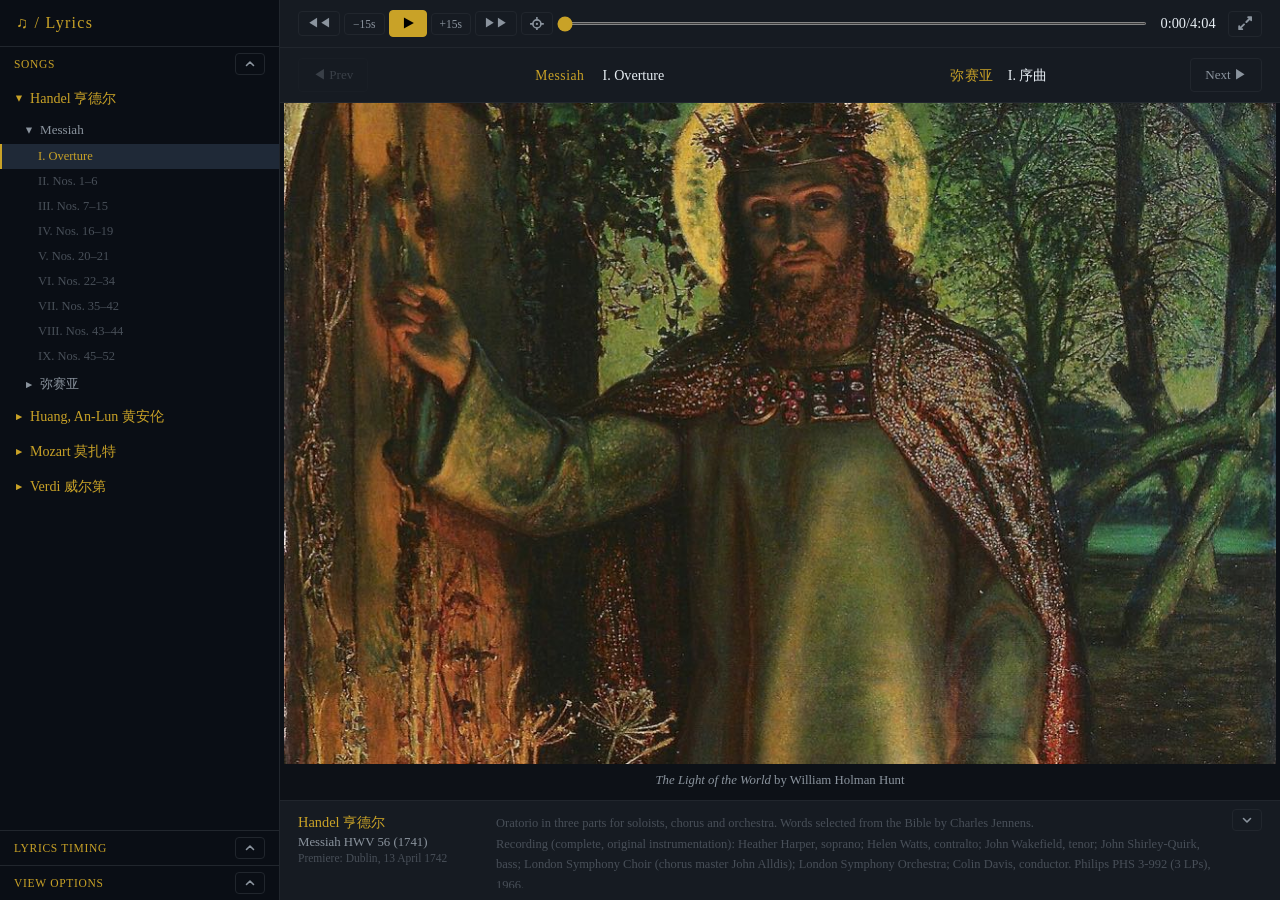
<file: index.html>
<!DOCTYPE html>
<html lang="zh-CN">
<head>
  <meta charset="UTF-8">
  <meta name="viewport" content="width=device-width, initial-scale=1.0">
  <title>Player with Lyrics</title>
  <link rel="stylesheet" href="common.css">
</head>
<body>
<div id="app">

  <!-- ══════════════════════════════════════
       LEFT PANE — navigation tree
  ═══════════════════════════════════════ -->
  <aside id="left-pane">
    <div id="left-header">
      <h1>&#9835; / Lyrics</h1>
    </div>
    <div id="tree-panel">
      <!-- Open by default; the arrow collapses it to this title bar (see setTreePanelOpen) -->
      <div id="tree-header">
        <h2>SONGS</h2>
        <button class="ctrl-btn" id="btn-tree-toggle" aria-expanded="true" aria-controls="composer-tree"
                title="Hide songs"><svg viewBox="0 0 12 12" aria-hidden="true"><path d="M2.5 7.5 6 4l3.5 3.5"/></svg></button>
      </div>
      <div id="composer-tree"></div>
    </div>
    <div id="timing-panel" class="collapsed">
      <div id="timing-header">
        <h2>LYRICS TIMING</h2>
        <button class="ctrl-btn" id="btn-timing-toggle" aria-expanded="false" aria-controls="timing-body"
                title="Show lyrics timing"><svg viewBox="0 0 12 12" aria-hidden="true"><path d="M2.5 7.5 6 4l3.5 3.5"/></svg></button>
      </div>
      <div id="timing-body">
        <div id="timing-status"></div>
        <div id="timing-buttons">
          <button class="ctrl-btn" id="btn-record"       aria-pressed="false"
                  title="Record: while the audio plays, each line you advance to in manual mode gets the current audio time">&#9679; Rec</button>
          <button class="ctrl-btn" id="btn-timing-save"  title="Save this movement's timing to a .timing.js file (put it next to the MP3)">Save</button>
          <button class="ctrl-btn" id="btn-timing-load"  title="Load .timing.js (or older .timing.json) file(s)">Load</button>
          <button class="ctrl-btn" id="btn-timing-clear" title="Discard the timing recorded in this browser for this movement">Clear</button>
          <button class="ctrl-btn" id="btn-timing-clear-all" title="Discard the timing recorded in this browser for every movement">Clear all</button>
          <button class="ctrl-btn" id="btn-timing-export"
                  title="Write every timing kept in this browser next to its MP3 as .timing.js. Pick the app folder (the one with index.html) or the MP3 folder.">Export to MP3 folders</button>
        </div>
        <!-- Row 1: selected line's number, audio time elapsed. Row 2: its first characters, its start time (seconds),
             or a hint when no line is selected -->
        <div id="timing-line-time" title="Selected lyric line" hidden>
          <span id="line-number"></span><span id="line-elapse" title="Audio time elapsed"></span>
          <span id="line-text"></span><span id="line-start" title="Start time of the line"></span>
          <span id="line-hint" hidden>(No line selected)</span>
        </div>
        <input type="file" id="timing-file-input" accept=".js,.json" multiple hidden>
      </div>
    </div>
    <div id="view-panel" class="collapsed">
      <!-- Collapsed to this title bar by default; the arrow opens it (see setViewPanelOpen) -->
      <div id="view-header">
        <h2>VIEW OPTIONS</h2>
        <button class="ctrl-btn" id="btn-view-toggle" aria-expanded="false" aria-controls="view-body"
                title="Show view options"><svg viewBox="0 0 12 12" aria-hidden="true"><path d="M2.5 7.5 6 4l3.5 3.5"/></svg></button>
      </div>
      <div id="view-body">
        <div id="mode-toggle" role="group" aria-label="Lyrics highlight mode">
          <span id="mode-toggle-label">Lyrics:</span>
          <button class="ctrl-btn" data-mode="auto"   title="Highlight follows audio playback">Auto</button>
          <button class="ctrl-btn" data-mode="manual" title="Operator advances lyrics: &darr; / &rarr; next, &uarr; / &larr; back">Manual</button>
        </div>
        <div id="lyrics-shown" role="group" aria-label="Lyrics shown"
             title="Which lyrics and titles to show; at least one must be checked">
          <span id="lyrics-shown-label">Show:</span>
          <label title="Original"><input type="checkbox" value="original"    checked> Orig</label>
          <label title="Translation"><input type="checkbox" value="translation" checked> Transltn</label>
        </div>
        <!-- On a mobile device the Mute box is hidden and the row is titled Font: instead (see common.css) -->
        <div id="audio-options" role="group" aria-labelledby="audio-options-label">
          <span id="audio-options-label"><span class="label-audio">Audio:</span><span class="label-font">Font:</span></span>
          <label title="Silence the audio; it keeps playing, so the lyrics follow it as usual"><input type="checkbox" id="chk-mute"> Mute</label>
          <span id="font-size-ctl" title="Lyrics font size">
            <button class="ctrl-btn" id="btn-font-down" aria-label="Smaller lyrics">A&minus;</button>
            <span id="font-size-value" title="Click to reset">80%</span>
            <button class="ctrl-btn" id="btn-font-up" aria-label="Larger lyrics">A+</button>
          </span>
        </div>
        <!-- Behind the lyrics panel: the plain page color, graphics or a picture (see BACKGROUND in app.js) -->
        <div id="background-toggle" role="group" aria-label="Lyrics background">
          <span id="background-toggle-label" title="Background">BG:</span>
          <button class="ctrl-btn" data-bg="none"     title="Plain background">None</button>
          <button class="ctrl-btn" data-bg="graphics" title="Soft colored lights, drifting while the music plays">Graphics</button>
          <button class="ctrl-btn" data-bg="image"    title="The movement's picture, dimmed and blurred">Image</button>
        </div>
        <!-- Which version of the pictures Image mode shows, for a movement that has two (see PICTURE VERSIONS in
             app.js); shown only then -->
        <div id="pictures-toggle" role="group" aria-label="Image set" hidden>
          <span id="pictures-toggle-label">Image set:</span>
          <button class="ctrl-btn" data-pictures="1">1</button>
          <button class="ctrl-btn" data-pictures="2">2</button>
        </div>
      </div>
    </div>
  </aside>

  <!-- ══════════════════════════════════════
       RIGHT PANE
  ═══════════════════════════════════════ -->
  <main id="right-pane">

    <!-- Playback control section -->
    <div id="playback-controls">
      <!-- &#xFE0E; after each triangle: draw it as text, as a computer does, not as an emoji (iPhone). The play / pause
           icon is an SVG (see showPlaying in app.js), so it looks the same whatever fonts the device has -->
      <button class="ctrl-btn" id="btn-rewind-start" title="Rewind to beginning">&#9664;&#xFE0E;&#9664;&#xFE0E;</button>
      <button class="ctrl-btn" id="btn-rewind-15"    title="Rewind 15 seconds">&#8722;15s</button>
      <button class="ctrl-btn" id="btn-play-pause"   title="Play / Pause"
              aria-label="Play / Pause"><svg viewBox="0 0 12 12" aria-hidden="true"><path d="M2.5 1.25 11 6l-8.5 4.75z"/></svg></button>
      <button class="ctrl-btn" id="btn-ff-15"        title="Fast forward 15 seconds">+15s</button>
      <button class="ctrl-btn" id="btn-ff-end"       title="Fast forward to end">&#9654;&#xFE0E;&#9654;&#xFE0E;</button>
      <!-- Scrolls the lyrics back to the highlighted line, in the middle (a crosshair, as a map's "my location") -->
      <button class="ctrl-btn" id="btn-sync"         title="Sync: show the selected lyric line in the center"
              aria-label="Show the selected lyric line in the center"><svg viewBox="0 0 12 12"
              aria-hidden="true"><circle cx="6" cy="6" r="3.5"/><circle class="dot" cx="6" cy="6" r="1"/><path
              d="M6 .5v2M6 9.5v2M.5 6h2M9.5 6h2"/></svg></button>
      <input  type="range"     id="progress-bar" min="0" max="10000" value="0" step="1">
      <!-- The time and Max stay together: on a phone they wrap to their own row as one -->
      <div id="time-max">
        <span   id="time-display">0:00/0:00</span>
        <button class="ctrl-btn" id="btn-maximize" title="Maximize lyrics panel (Esc to restore)"
                aria-label="Maximize lyrics panel"><svg viewBox="0 0 12 12"
                aria-hidden="true"><path d="M7 5l4-4M8.5 1H11v2.5M5 7l-4 4M1 8.5V11h2.5"/></svg></button>
      </div>
    </div>

    <!-- Song navigation section (Prev / Next + now playing) -->
    <div id="song-nav">
      <button class="ctrl-btn" id="btn-prev">&#9664; Prev</button>
      <div id="now-playing">
        <span id="np-original"><span id="np-label"></span>
          <span id="np-title">Select a movement to begin</span></span>
        <span id="np-translation" hidden><span id="np-label-translation"></span><span id="np-title-translation"></span></span>
      </div>
      <button class="ctrl-btn" id="btn-next">Next &#9654;</button>
      <button class="ctrl-btn" id="btn-play-pause-max" title="Play / Pause (Space)"
              aria-label="Play / Pause" hidden><svg viewBox="0 0 12 12" aria-hidden="true"><path d="M2.5 1.25 11 6l-8.5 4.75z"/></svg></button>
      <!-- Sync in maximized lyrics mode, where the playback controls (with btn-sync) are hidden -->
      <button class="ctrl-btn" id="btn-sync-max"     title="Sync: show the selected lyric line in the center"
              aria-label="Show the selected lyric line in the center" hidden><svg viewBox="0 0 12 12"
              aria-hidden="true"><circle cx="6" cy="6" r="3.5"/><circle class="dot" cx="6" cy="6" r="1"/><path
              d="M6 .5v2M6 9.5v2M.5 6h2M9.5 6h2"/></svg></button>
      <button class="ctrl-btn" id="btn-restore" title="Back to the normal layout (Esc)"
              aria-label="Back to the normal layout" hidden><svg viewBox="0 0 12 12"
              aria-hidden="true"><path d="M11 1 7 5M7 2.5V5h2.5M1 11l4-4M2.5 7H5v2.5"/></svg></button>
    </div>

    <!-- Song playing section -->
    <div id="song-display">
      <!-- Background behind the lyrics (see BACKGROUND in app.js): graphics, or a picture that falls back to them -->
      <div id="lyrics-bg" aria-hidden="true">
        <div class="bg-graphics"><span></span><span></span><span></span></div>
        <img class="bg-image" alt="">
      </div>
      <!-- Thumbnail overlay: visible before playback, click to play. It covers exactly the lyrics panel(s) below it,
           and the picture uses its full width (both columns while the lyrics are bilingual) -->
      <div id="thumbnail-overlay" class="hidden">
        <img id="thumbnail-img" src="" alt="">
        <!-- The picture's title and painter (see PICTURE CAPTION in app.js), below it -->
        <div id="picture-caption" hidden></div>
      </div>
      <div id="manual-hint" hidden><span id="rec-indicator" hidden>&#9679; REC</span>&darr;&rarr; next &nbsp; &uarr;&larr; back &nbsp; (swipe: up = next, down = back)</div>
      <div id="lyrics-container">
        <div id="lyrics-inner">
          <div class="lyrics-spacer"></div>
          <p class="no-song-msg">Select a movement from the left panel to begin.</p>
          <div class="lyrics-spacer"></div>
        </div>
      </div>
    </div>

    <!-- Info pane: open by default; the arrow collapses it to its INFO title bar (see setInfoPaneOpen) -->
    <div id="info-pane">
      <div id="info-header">
        <h2>INFO</h2>
        <button class="ctrl-btn" id="btn-info-toggle" aria-expanded="true" aria-controls="info-body"
                title="Hide info"><svg viewBox="0 0 12 12" aria-hidden="true"><path d="M2.5 7.5 6 4l3.5 3.5"/></svg></button>
      </div>
      <div id="info-body">
        <div id="info-left">
          <div id="info-composer">&#8212;</div>
          <div id="info-work"></div>
          <div id="info-dates"></div>
        </div>
        <div id="info-description">Select a song to see composer and work details.</div>
      </div>
    </div>

  </main>
</div>

<audio id="audio" preload="metadata"></audio>

<script src="app.js"></script>
</body>
</html>
</file>
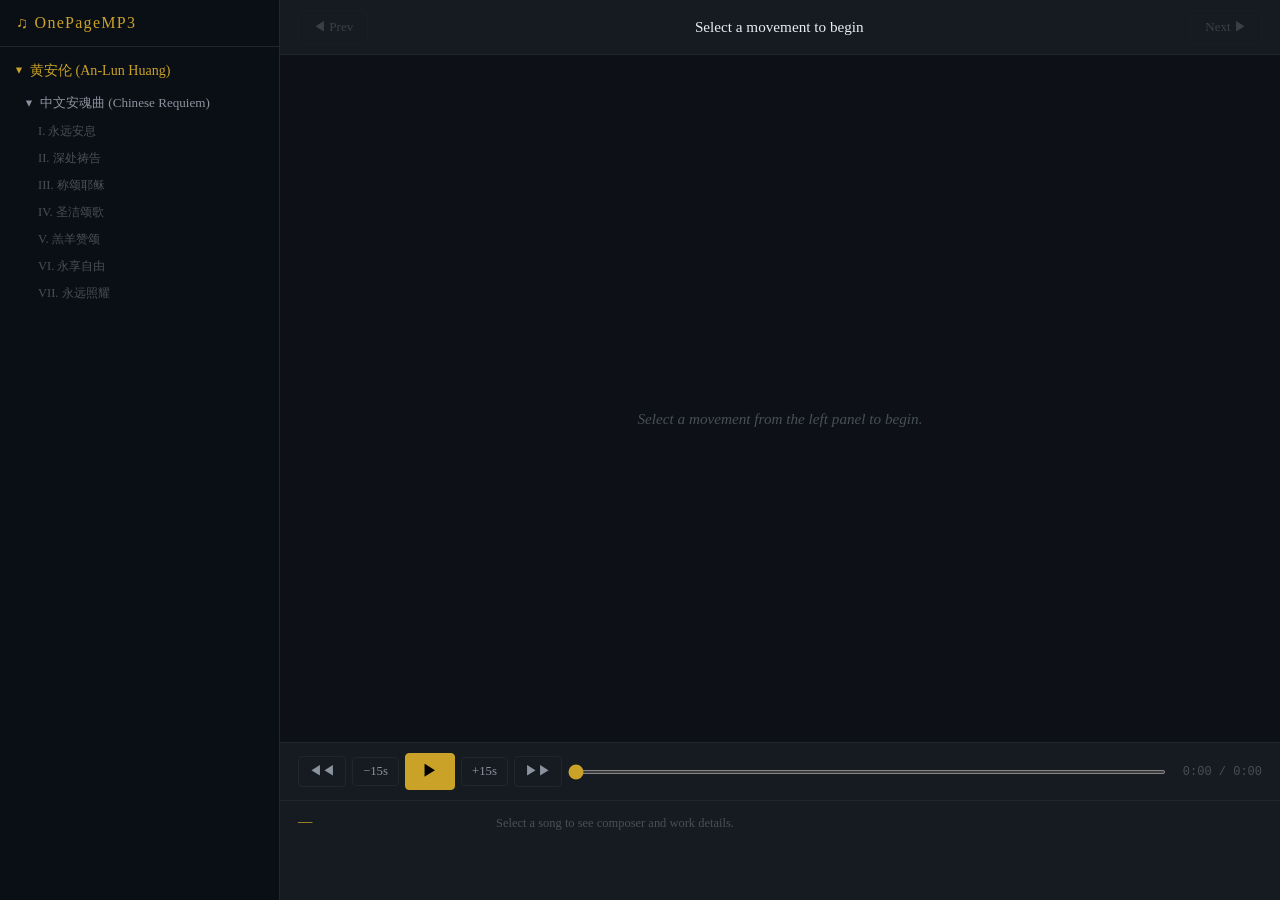
<file: HumanReadOnly/try1/byWeiping/index.html>
<!DOCTYPE html>
<html lang="zh-CN">
<head>
  <meta charset="UTF-8">
  <meta name="viewport" content="width=device-width, initial-scale=1.0">
  <title>OnePageMP3 — Classical Music Player</title>
  <style>
    /* ============================================================
       CSS CUSTOM PROPERTIES (configuration via URL params)
       URL params: ?above-color=%23aaa&above-bg=transparent
                   &below-color=%23aaa&below-bg=transparent
    ============================================================ */
    :root {
      --lyrics-above-color: #6e8199;
      --lyrics-above-bg: transparent;
      --lyrics-below-color: #6e8199;
      --lyrics-below-bg: transparent;
      --lyrics-current-color: #ffffff;
      --lyrics-current-bg: rgba(201, 162, 39, 0.12);
      --lyrics-current-border: #c9a227;

      --bg-primary:   #0d1117;
      --bg-secondary: #161b22;
      --bg-nav:       #0a0e15;
      --accent:       #c9a227;
      --accent-light: #e8c547;
      --text-primary:   #e6edf3;
      --text-secondary: #8b949e;
      --text-muted:     #484f58;
      --border:         #21262d;
      --nav-hover:      #1c2128;
      --nav-active:     #1f2937;
    }

    * { box-sizing: border-box; margin: 0; padding: 0; }

    body {
      font-family: 'Georgia', 'Noto Serif SC', serif;
      background: var(--bg-primary);
      color: var(--text-primary);
      height: 100vh;
      overflow: hidden;
    }

    /* ============ APP GRID ============ */
    #app {
      display: grid;
      grid-template-columns: 280px 1fr;
      height: 100vh;
    }

    /* ============ LEFT PANE ============ */
    #left-pane {
      background: var(--bg-nav);
      border-right: 1px solid var(--border);
      display: flex;
      flex-direction: column;
      overflow: hidden;
    }

    #left-header {
      padding: 14px 16px;
      border-bottom: 1px solid var(--border);
      flex-shrink: 0;
    }

    #left-header h1 {
      font-size: 1rem;
      color: var(--accent);
      font-weight: normal;
      letter-spacing: 0.08em;
    }

    #composer-tree {
      flex: 1;
      overflow-y: auto;
      padding: 6px 0;
    }

    /* Tree nodes */
    .tree-composer-header,
    .tree-work-header {
      display: flex;
      align-items: center;
      gap: 6px;
      cursor: pointer;
      user-select: none;
      transition: background 0.15s;
    }

    .tree-composer-header {
      padding: 8px 14px;
      font-size: 0.88rem;
      color: var(--accent);
    }

    .tree-composer-header:hover { background: var(--nav-hover); }

    .tree-work-header {
      padding: 6px 14px 6px 24px;
      font-size: 0.82rem;
      color: var(--text-secondary);
    }

    .tree-work-header:hover {
      background: var(--nav-hover);
      color: var(--text-primary);
    }

    .tree-toggle {
      font-size: 0.65rem;
      display: inline-block;
      width: 10px;
      transition: transform 0.2s;
      flex-shrink: 0;
    }

    .tree-works, .tree-movements {
      display: none;
    }

    .tree-composer.open > .tree-works { display: block; }
    .tree-work.open > .tree-movements { display: block; }
    .tree-composer.open > .tree-composer-header .tree-toggle { transform: rotate(90deg); }
    .tree-work.open > .tree-work-header .tree-toggle { transform: rotate(90deg); }

    .tree-movement {
      display: flex;
      align-items: baseline;
      gap: 6px;
      padding: 5px 14px 5px 38px;
      font-size: 0.78rem;
      color: var(--text-muted);
      cursor: pointer;
      transition: background 0.15s, color 0.15s;
    }

    .tree-movement:hover {
      background: var(--nav-hover);
      color: var(--text-secondary);
    }

    .tree-movement.active {
      background: var(--nav-active);
      color: var(--accent);
      border-left: 2px solid var(--accent);
      padding-left: 36px;
    }

    /* ============ RIGHT PANE ============ */
    #right-pane {
      display: grid;
      grid-template-rows: auto 1fr auto 100px;
      overflow: hidden;
    }

    /* ─── Top Controls ─── */
    #top-controls {
      display: flex;
      align-items: center;
      justify-content: space-between;
      padding: 10px 18px;
      background: var(--bg-secondary);
      border-bottom: 1px solid var(--border);
      gap: 12px;
      flex-shrink: 0;
    }

    #now-playing {
      flex: 1;
      text-align: center;
      min-width: 0;
    }

    #np-label {
      font-size: 0.72rem;
      color: var(--accent);
      display: block;
      letter-spacing: 0.04em;
    }

    #np-title {
      font-size: 0.95rem;
      color: var(--text-primary);
      display: block;
      white-space: nowrap;
      overflow: hidden;
      text-overflow: ellipsis;
    }

    /* ─── Song Display (lyrics area) ─── */
    #song-display {
      overflow: hidden;
      position: relative;
      background: var(--bg-primary);
    }

    #lyrics-container {
      height: 100%;
      overflow-y: auto;
      scroll-behavior: smooth;
      padding: 0 60px;
    }

    #lyrics-inner {
      min-height: 100%;
      display: flex;
      flex-direction: column;
    }

    .lyrics-spacer {
      flex: 1;
      min-height: 40px;
    }

    .lyric-meta {
      font-size: 0.78rem;
      font-style: italic;
      color: var(--accent);
      opacity: 0.7;
      padding: 4px 12px;
      line-height: 1.8;
    }

    .lyric-line {
      padding: 10px 14px;
      border-radius: 4px;
      border-left: 3px solid transparent;
      font-size: 1.05rem;
      line-height: 1.9;
      cursor: pointer;
      transition: color 0.4s ease, background 0.4s ease, font-size 0.3s ease, opacity 0.4s ease, border-color 0.3s ease;
      margin: 1px 0;
    }

    .lyric-line.before {
      color: var(--lyrics-above-color);
      background: var(--lyrics-above-bg);
      opacity: 0.75;
    }

    .lyric-line.current {
      color: var(--lyrics-current-color);
      background: var(--lyrics-current-bg);
      font-size: 1.2rem;
      border-left-color: var(--lyrics-current-border);
    }

    .lyric-line.after {
      color: var(--lyrics-below-color);
      background: var(--lyrics-below-bg);
      opacity: 0.75;
    }

    .lyric-line.distant {
      opacity: 0.28;
    }

    .no-song-msg {
      color: var(--text-muted);
      text-align: center;
      font-style: italic;
      font-size: 0.95rem;
      margin-top: 40px;
    }

    /* ─── Bottom Controls ─── */
    #bottom-controls {
      display: flex;
      align-items: center;
      gap: 6px;
      padding: 10px 18px;
      background: var(--bg-secondary);
      border-top: 1px solid var(--border);
      flex-shrink: 0;
    }

    .ctrl-btn {
      background: none;
      border: 1px solid var(--border);
      color: var(--text-secondary);
      border-radius: 4px;
      padding: 6px 10px;
      cursor: pointer;
      font-size: 0.8rem;
      transition: background 0.15s, color 0.15s, border-color 0.15s;
      white-space: nowrap;
      font-family: inherit;
    }

    .ctrl-btn:hover {
      background: var(--nav-hover);
      color: var(--text-primary);
      border-color: var(--accent);
    }

    .ctrl-btn:disabled {
      opacity: 0.3;
      cursor: default;
      pointer-events: none;
    }

    #btn-play-pause {
      background: var(--accent);
      color: #000;
      border-color: var(--accent);
      font-size: 1rem;
      padding: 7px 16px;
      min-width: 44px;
    }

    #btn-play-pause:hover {
      background: var(--accent-light);
      border-color: var(--accent-light);
      color: #000;
    }

    #progress-bar {
      flex: 1;
      height: 4px;
      accent-color: var(--accent);
      cursor: pointer;
      min-width: 60px;
    }

    #time-display {
      font-size: 0.75rem;
      color: var(--text-muted);
      font-family: 'Courier New', monospace;
      white-space: nowrap;
      min-width: 90px;
      text-align: right;
    }

    /* ─── Info Pane ─── */
    #info-pane {
      display: flex;
      align-items: flex-start;
      gap: 18px;
      padding: 12px 18px;
      background: var(--bg-secondary);
      border-top: 1px solid var(--border);
      overflow-y: auto;
    }

    #info-left {
      flex-shrink: 0;
      min-width: 180px;
    }

    #info-composer {
      font-size: 0.9rem;
      color: var(--accent);
      margin-bottom: 3px;
    }

    #info-work {
      font-size: 0.8rem;
      color: var(--text-secondary);
      margin-bottom: 2px;
    }

    #info-dates {
      font-size: 0.72rem;
      color: var(--text-muted);
    }

    #info-description {
      font-size: 0.78rem;
      color: var(--text-muted);
      line-height: 1.65;
      flex: 1;
    }

    /* Scrollbar */
    ::-webkit-scrollbar { width: 5px; }
    ::-webkit-scrollbar-track { background: transparent; }
    ::-webkit-scrollbar-thumb { background: var(--text-muted); border-radius: 3px; }

    /* Top/Nav buttons */
    #top-controls .ctrl-btn { padding: 7px 14px; font-size: 0.82rem; }
  </style>
</head>
<body>
<div id="app">

  <!-- ══════════════════════════════════════
       LEFT PANE — navigation tree
  ═══════════════════════════════════════ -->
  <aside id="left-pane">
    <div id="left-header">
      <h1>&#9835; OnePageMP3</h1>
    </div>
    <div id="composer-tree"></div>
  </aside>

  <!-- ══════════════════════════════════════
       RIGHT PANE
  ═══════════════════════════════════════ -->
  <main id="right-pane">

    <!-- Top control section -->
    <div id="top-controls">
      <button class="ctrl-btn" id="btn-prev">&#9664; Prev</button>
      <div id="now-playing">
        <span id="np-label"></span>
        <span id="np-title">Select a movement to begin</span>
      </div>
      <button class="ctrl-btn" id="btn-next">Next &#9654;</button>
    </div>

    <!-- Song playing section -->
    <div id="song-display">
      <div id="lyrics-container">
        <div id="lyrics-inner">
          <div class="lyrics-spacer"></div>
          <p class="no-song-msg">Select a movement from the left panel to begin.</p>
          <div class="lyrics-spacer"></div>
        </div>
      </div>
    </div>

    <!-- Bottom control section -->
    <div id="bottom-controls">
      <button class="ctrl-btn" id="btn-rewind-start" title="Rewind to beginning">&#9664;&#9664;</button>
      <button class="ctrl-btn" id="btn-rewind-15"    title="Rewind 15 seconds">&#8722;15s</button>
      <button class="ctrl-btn" id="btn-play-pause"   title="Play / Pause">&#9654;</button>
      <button class="ctrl-btn" id="btn-ff-15"        title="Fast forward 15 seconds">+15s</button>
      <button class="ctrl-btn" id="btn-ff-end"       title="Fast forward to end">&#9654;&#9654;</button>
      <input  type="range"     id="progress-bar" min="0" max="10000" value="0" step="1">
      <span   id="time-display">0:00 / 0:00</span>
    </div>

    <!-- Info pane -->
    <div id="info-pane">
      <div id="info-left">
        <div id="info-composer">&#8212;</div>
        <div id="info-work"></div>
        <div id="info-dates"></div>
      </div>
      <div id="info-description">Select a song to see composer and work details.</div>
    </div>

  </main>
</div>

<audio id="audio" preload="metadata"></audio>

<script>
/* ================================================================
   APP DATA
   Structure: composers[] > works[] > movements[] > lyrics[]
   Lyrics entry: { text: "...", time: <seconds> }   (time optional)
   When 'time' is present on all lyrics, auto-sync highlights.
   Otherwise, linear interpolation is used for approximate sync.
================================================================ */
const APP_DATA = {
  version: "1.0",
  composers: [
    {
      id: "anlun-huang",
      name: "黄安伦 (An-Lun Huang)",
      nameSort: "Huang, An-Lun",
      bio: "黄安伦（1949–），加拿大华人作曲家。",
      works: [
        {
          id: "chinese-requiem",
          title: "中文安魂曲 (Chinese Requiem)",
          titleSort: "Chinese Requiem",
          year: 2004,
          opusNumber: "Op. 63",
          premiered: "多伦多, 2004年5月",
          description: "为男高音、女中音及无伴奏合唱而作的安魂曲（Op.63），共7个乐章，由香港圣乐团委约。词：唐佑之（根据圣经）。曲：黄安伦，2004年5月，多伦多。此曲被誉为迄今为止唯一的中文安魂曲。",
          movements: [
            {
              id: "ch1",
              number: "I",
              title: "永远安息",
              subtitle: "诗篇116:7,9",
              voicing: "合唱",
              audio: "assets/HuangAnlun/ChineseRequiem/Chapter1.mp3",
              lyrics: [
                { text: "求主赐他们永远安息，安息在您怀里!" },
                { text: "唯有耶和华所亲爱的，必让他们安睡。" },
                { text: "阳光永温煦地照耀，轻风常吹拂地爱抚，花香弥漫发放芳馨，天使歌咏轻快活泼。" },
                { text: "求主赐他们永远安息，安息在您怀里！" }
              ]
            },
            {
              id: "ch2",
              number: "II",
              title: "深处祷告",
              subtitle: "诗篇130，启示录21:4",
              voicing: "女中音独唱与合唱",
              audio: "assets/HuangAnlun/ChineseRequiem/Chapter2.mp3",
              lyrics: [
                { text: "主啊，我在深处求告，求主垂听我恳切的心声！愿您俯首倾耳静听。" },
                { text: "您赦罪之宏恩大爱，只使我敬畏的心油然而生。" },
                { text: "我心切实听候主叮咛，我灵隐秘如深渊，响应主恩。" },
                { text: "夜正深沉，在这漫漫长夜里，我守望，我等候。" },
                { text: "复活的黎明终将来临，永在您爱中，从今到永远，蒙恩惠，得安慰。" }
              ]
            },
            {
              id: "ch3",
              number: "III",
              title: "称颂耶稣",
              subtitle: "腓立比书4:6-11；哥林多前书15:55-56；希伯来书11:13-16；12:1,2",
              voicing: "合唱",
              audio: "assets/HuangAnlun/ChineseRequiem/Chapter3.mp3",
              lyrics: [
                { text: "耶稣，耶稣，我称颂您！生命之主，永远怜悯，让他们安息，永远的安息，安息在您怀里！" },
                { text: "耶稣，耶稣，我称颂您！奇妙的救赎，永世无穷，永在天家，永享福乐，永远国度，永远平安，永远歌唱，称颂永远。" }
              ]
            },
            {
              id: "ch4",
              number: "IV",
              title: "圣洁颂歌",
              subtitle: "以赛亚书6:3；希伯来书12:2；启示录4:4",
              voicing: "合唱",
              audio: "assets/HuangAnlun/ChineseRequiem/Chapter4.mp3",
              lyrics: [
                { text: "全能的神，永在的父，慈悲的主！天上人间充满您大荣光，圣洁公义从地直达高天，惟独您！" },
                { text: "以色列的至圣者！圣约之神，信心创始成终的主！圣约之民，虔诚忠信恒常，万民都要在您面前敬拜，圣哉！圣哉！圣哉！" }
              ]
            },
            {
              id: "ch5",
              number: "V",
              title: "羔羊赞颂",
              subtitle: "启示录1:18；5:12-13；14:1-4；15:3-4",
              voicing: "男高音、女中音领唱，合唱",
              audio: "assets/HuangAnlun/ChineseRequiem/Chapter5.mp3",
              lyrics: [
                { text: "看哪！神的羔羊在宝座，他曾死过，现在又活了，直活到永永远远，拿着死亡和阴间的钥匙。" },
                { text: "他曾受苦；为我们受罪刑；代我们替死亡；救我们出黑暗。神的羔羊，我们歌颂您，万主之主，万王之王！羔羊之歌不住洋溢在高空。" }
              ]
            },
            {
              id: "ch6",
              number: "VI",
              title: "永享自由",
              subtitle: "启示录1:18；5:12-13；14:1-4；15:3-4；葛里高利圣咏639",
              voicing: "男高音独唱，合唱",
              audio: "assets/HuangAnlun/ChineseRequiem/Chapter6.mp3",
              lyrics: [
                { text: "求主释放我得自由，释放我肉身不受病痛，释放我心灵不再惧怕，释放我思想时空局限，您曾救我的眼免了眼泪；救我的脚免了跌倒；救我的命免了死亡。" },
                { text: "今在自由中永与主相交，如鹰展翅上腾翱翔太空，如雁飞向南方结成群体，与亲爱的相聚永不分离。" },
                { text: "葛里高利圣咏639《在天堂》：（意译）天使和殉道的圣徒都在天堂迎接他们，并把他们带到圣城耶路撒冷，在那里有天使的合唱。与昔日的丐者拉撒路，他们将得到永远的安息。" }
              ]
            },
            {
              id: "ch7",
              number: "VII",
              title: "永远照耀",
              subtitle: "以赛亚书60:1-2；启示录15:13；帖撒罗尼迦前书4:15-18；诗篇23",
              voicing: "男高音、女中音领唱，合唱",
              audio: "assets/HuangAnlun/ChineseRequiem/manualWorkInProgress/Chapter7.mp3",
              lyrics: [
                { text: "Hallelujah! 主啊！愿永远的光照耀他们，在宁静高天传出喜讯：那在主里死的人有福了，他们息了地上一切劳苦，工作的果效随着他们。" },
                { text: "愿永远的光照耀他们，在崇高天庭突有角声，主必亲自降临，角声中有天使长的声音，那在基督里死了的人必先复活，" },
                { text: "还在地上存留的人必被提到云里，在空中与主相遇，主必永远同在。愿永远的光照耀他们，永远！永远！" },
                { text: "《诗篇23》：耶和华是我的牧者，我必不至缺乏，他使我躺卧在青草地上，领我在可安歇的水边。他使我的灵魂苏醒，为自己的名引导我走义路。" },
                { text: "我虽然行过死阴的幽谷，也不怕遭害，因为你与我同在。你的杖，你的竿，都安慰我。在我敌人面前，你为我摆设筵席，你用油膏了我的头，使我福杯满溢。" },
                { text: "我一生一世必有恩惠慈爱随着我。我且要住在耶和华的殿中，直到永远。Amen." }
              ]
            }
          ]
        }
      ]
    }
    /* Add more composers here following the same structure */
  ]
};

/* ================================================================
   CONFIGURATION — apply URL params to CSS custom properties
   Example: index.html?above-color=%238888aa&below-bg=rgba(0,0,0,0.2)
================================================================ */
(function applyConfig() {
  const params = new URLSearchParams(window.location.search);
  const propMap = {
    'above-color': '--lyrics-above-color',
    'above-bg':    '--lyrics-above-bg',
    'below-color': '--lyrics-below-color',
    'below-bg':    '--lyrics-below-bg'
  };
  Object.entries(propMap).forEach(([param, prop]) => {
    const val = params.get(param);
    if (val) document.documentElement.style.setProperty(prop, val);
  });
})();

/* ================================================================
   STATE
================================================================ */
const state = {
  composerIdx:  null,
  workIdx:      null,
  movementIdx:  null,
  isPlaying:    false,
  lastLyricIdx: -1,
  allMovements: []  // flat list for prev/next
};

const audio = document.getElementById('audio');

/* ================================================================
   BUILD FLAT MOVEMENT LIST  (used for Prev/Next navigation)
================================================================ */
function buildFlatList() {
  state.allMovements = [];
  APP_DATA.composers.forEach((composer, ci) => {
    composer.works.forEach((work, wi) => {
      work.movements.forEach((movement, mi) => {
        state.allMovements.push({ composerIdx: ci, workIdx: wi, movementIdx: mi,
          data: movement, composer, work });
      });
    });
  });
}

/* ================================================================
   BUILD NAVIGATION TREE
================================================================ */
function buildTree() {
  const tree = document.getElementById('composer-tree');
  tree.innerHTML = '';

  // Sort composers alphabetically
  const composers = [...APP_DATA.composers].sort((a, b) =>
    (a.nameSort || a.name).localeCompare(b.nameSort || b.name)
  );

  composers.forEach(composer => {
    const composerEl = document.createElement('div');
    composerEl.className = 'tree-composer open';

    const composerHeader = document.createElement('div');
    composerHeader.className = 'tree-composer-header';
    composerHeader.innerHTML =
      `<span class="tree-toggle">&#9658;</span><span>${escHtml(composer.name)}</span>`;
    composerHeader.addEventListener('click', () => composerEl.classList.toggle('open'));

    const worksEl = document.createElement('div');
    worksEl.className = 'tree-works';

    const works = [...composer.works].sort((a, b) =>
      (a.titleSort || a.title).localeCompare(b.titleSort || b.title)
    );

    works.forEach(work => {
      const workEl = document.createElement('div');
      workEl.className = 'tree-work open';

      const workHeader = document.createElement('div');
      workHeader.className = 'tree-work-header';
      workHeader.innerHTML =
        `<span class="tree-toggle">&#9658;</span><span>${escHtml(work.title)}</span>`;
      workHeader.addEventListener('click', () => workEl.classList.toggle('open'));

      const movementsEl = document.createElement('div');
      movementsEl.className = 'tree-movements';

      work.movements.forEach(movement => {
        const movEl = document.createElement('div');
        movEl.className = 'tree-movement';
        movEl.dataset.id = movement.id;
        movEl.textContent = `${movement.number}. ${movement.title}`;
        movEl.addEventListener('click', () => loadMovement(composer, work, movement));
        movementsEl.appendChild(movEl);
      });

      workEl.appendChild(workHeader);
      workEl.appendChild(movementsEl);
      worksEl.appendChild(workEl);
    });

    composerEl.appendChild(composerHeader);
    composerEl.appendChild(worksEl);
    tree.appendChild(composerEl);
  });
}

/* ================================================================
   LOAD MOVEMENT
================================================================ */
function loadMovement(composer, work, movement, autoplay = false) {
  // Update state
  const flatEntry = state.allMovements.find(m => m.data.id === movement.id);
  if (flatEntry) {
    state.composerIdx  = flatEntry.composerIdx;
    state.workIdx      = flatEntry.workIdx;
    state.movementIdx  = flatEntry.movementIdx;
  }
  state.lastLyricIdx = -1;

  // Highlight active tree node
  document.querySelectorAll('.tree-movement').forEach(el => {
    el.classList.toggle('active', el.dataset.id === movement.id);
  });

  // Update now-playing header
  document.getElementById('np-label').textContent =
    `${escHtml(composer.name)}  —  ${escHtml(work.title)}`;
  document.getElementById('np-title').textContent =
    `${movement.number}. ${movement.title}`;

  // Update info pane
  document.getElementById('info-composer').textContent = composer.name;
  document.getElementById('info-work').textContent =
    `${work.title}${work.opusNumber ? ' ' + work.opusNumber : ''}${work.year ? ' (' + work.year + ')' : ''}`;
  document.getElementById('info-dates').textContent =
    work.premiered ? `首演: ${work.premiered}` : '';
  document.getElementById('info-description').textContent = work.description || '';

  // Load audio
  audio.src = movement.audio;
  audio.load();
  resetProgress();

  // Render lyrics
  renderLyrics(movement);
  updateNavButtons();

  if (autoplay) {
    audio.play().catch(() => {});
  }
}

/* ================================================================
   RENDER LYRICS
================================================================ */
function renderLyrics(movement) {
  const inner = document.getElementById('lyrics-inner');
  inner.innerHTML = '';

  const topSpacer = document.createElement('div');
  topSpacer.className = 'lyrics-spacer';
  inner.appendChild(topSpacer);

  if (!movement.lyrics || movement.lyrics.length === 0) {
    const msg = document.createElement('p');
    msg.className = 'no-song-msg';
    msg.textContent = 'No lyrics available for this movement.';
    inner.appendChild(msg);
  } else {
    // Movement heading
    const meta = document.createElement('div');
    meta.className = 'lyric-meta';
    meta.textContent =
      `${movement.number}. ${movement.title}` +
      (movement.subtitle ? ` [${movement.subtitle}]` : '') +
      (movement.voicing  ? `\n${movement.voicing}` : '');
    meta.style.whiteSpace = 'pre-line';
    inner.appendChild(meta);

    // Lyric lines
    movement.lyrics.forEach((lyric, idx) => {
      const el = document.createElement('div');
      el.className = 'lyric-line';
      el.dataset.index = idx;
      el.textContent = lyric.text;
      // If line has a timestamp, clicking seeks there
      el.addEventListener('click', () => {
        if (lyric.time !== undefined) {
          audio.currentTime = lyric.time;
        }
      });
      inner.appendChild(el);
    });
  }

  const bottomSpacer = document.createElement('div');
  bottomSpacer.className = 'lyrics-spacer';
  inner.appendChild(bottomSpacer);

  highlightLyricLine(0);
}

/* ================================================================
   HIGHLIGHT LYRIC LINE
================================================================ */
function highlightLyricLine(idx) {
  if (idx === state.lastLyricIdx) return;
  state.lastLyricIdx = idx;

  const lines = document.querySelectorAll('.lyric-line');
  lines.forEach((el, i) => {
    el.classList.remove('before', 'current', 'after', 'distant');
    const diff = i - idx;
    if (diff === 0)        el.classList.add('current');
    else if (diff < 0)     el.classList.add(Math.abs(diff) <= 4 ? 'before' : 'distant');
    else                   el.classList.add(diff <= 4 ? 'after' : 'distant');
  });

  // Scroll the current line to vertical center of container
  const currentEl = document.querySelector('.lyric-line.current');
  const container = document.getElementById('lyrics-container');
  if (currentEl && container) {
    const cRect = container.getBoundingClientRect();
    const eRect = currentEl.getBoundingClientRect();
    const desired = container.scrollTop + (eRect.top - cRect.top)
                    - cRect.height / 2 + eRect.height / 2;
    container.scrollTo({ top: desired, behavior: 'smooth' });
  }
}

/* ================================================================
   COMPUTE CURRENT LYRIC INDEX from audio time
================================================================ */
function getCurrentLyricIdx() {
  const movement = currentMovement();
  if (!movement || !movement.lyrics || movement.lyrics.length === 0) return 0;

  const lyrics   = movement.lyrics;
  const duration = isFinite(audio.duration) ? audio.duration : 1;
  const t        = audio.currentTime;

  // If all lyrics have time stamps — use them
  if (lyrics[0].time !== undefined) {
    let idx = 0;
    for (let i = 0; i < lyrics.length; i++) {
      if (lyrics[i].time <= t) idx = i;
      else break;
    }
    return idx;
  }

  // Linear interpolation fallback
  return Math.min(
    Math.floor((t / duration) * lyrics.length),
    lyrics.length - 1
  );
}

/* ================================================================
   AUDIO EVENTS
================================================================ */
audio.addEventListener('timeupdate', () => {
  if (audio.duration && isFinite(audio.duration)) {
    const ratio = audio.currentTime / audio.duration;
    document.getElementById('progress-bar').value = Math.round(ratio * 10000);
    setTimeDisplay(audio.currentTime, audio.duration);
  }

  if (state.composerIdx !== null) {
    highlightLyricLine(getCurrentLyricIdx());
  }
});

audio.addEventListener('loadedmetadata', () => {
  setTimeDisplay(0, audio.duration);
});

audio.addEventListener('play', () => {
  document.getElementById('btn-play-pause').innerHTML = '&#9646;&#9646;';
  state.isPlaying = true;
});

audio.addEventListener('pause', () => {
  document.getElementById('btn-play-pause').innerHTML = '&#9654;';
  state.isPlaying = false;
});

audio.addEventListener('ended', () => {
  // Auto-advance to next movement
  const idx = currentFlatIdx();
  if (idx >= 0 && idx < state.allMovements.length - 1) {
    const next = state.allMovements[idx + 1];
    loadMovement(next.composer, next.work, next.data, true);
  }
});

audio.addEventListener('error', () => {
  // Gracefully handle missing audio file — lyrics still display
  console.warn('Audio file not found:', audio.src);
});

/* ================================================================
   PLAYBACK CONTROLS
================================================================ */
document.getElementById('btn-play-pause').addEventListener('click', () => {
  if (audio.src) {
    audio.paused ? audio.play().catch(() => {}) : audio.pause();
  }
});

document.getElementById('btn-rewind-start').addEventListener('click', () => {
  audio.currentTime = 0;
});

document.getElementById('btn-rewind-15').addEventListener('click', () => {
  audio.currentTime = Math.max(0, audio.currentTime - 15);
});

document.getElementById('btn-ff-15').addEventListener('click', () => {
  if (isFinite(audio.duration)) {
    audio.currentTime = Math.min(audio.duration, audio.currentTime + 15);
  }
});

document.getElementById('btn-ff-end').addEventListener('click', () => {
  if (isFinite(audio.duration)) audio.currentTime = audio.duration;
});

document.getElementById('progress-bar').addEventListener('input', e => {
  if (isFinite(audio.duration)) {
    audio.currentTime = (e.target.value / 10000) * audio.duration;
  }
});

document.getElementById('btn-prev').addEventListener('click', () => {
  const idx = currentFlatIdx();
  if (idx > 0) {
    const entry = state.allMovements[idx - 1];
    loadMovement(entry.composer, entry.work, entry.data, state.isPlaying);
  }
});

document.getElementById('btn-next').addEventListener('click', () => {
  const idx = currentFlatIdx();
  if (idx >= 0 && idx < state.allMovements.length - 1) {
    const entry = state.allMovements[idx + 1];
    loadMovement(entry.composer, entry.work, entry.data, state.isPlaying);
  }
});

/* ================================================================
   KEYBOARD SHORTCUTS
   Space:       Play / Pause
   Left/Right:  ±5 seconds
   Shift+Left/Right: ±15 seconds
================================================================ */
document.addEventListener('keydown', e => {
  if (e.target.tagName === 'INPUT' || e.target.tagName === 'TEXTAREA') return;
  switch (e.code) {
    case 'Space':
      e.preventDefault();
      if (audio.src) audio.paused ? audio.play().catch(() => {}) : audio.pause();
      break;
    case 'ArrowLeft':
      e.preventDefault();
      audio.currentTime = Math.max(0, audio.currentTime - (e.shiftKey ? 15 : 5));
      break;
    case 'ArrowRight':
      e.preventDefault();
      if (isFinite(audio.duration))
        audio.currentTime = Math.min(audio.duration, audio.currentTime + (e.shiftKey ? 15 : 5));
      break;
  }
});

/* ================================================================
   HELPERS
================================================================ */
function currentMovement() {
  if (state.composerIdx === null) return null;
  return APP_DATA.composers[state.composerIdx]
    ?.works[state.workIdx]
    ?.movements[state.movementIdx] ?? null;
}

function currentFlatIdx() {
  const m = currentMovement();
  if (!m) return -1;
  return state.allMovements.findIndex(e => e.data.id === m.id);
}

function updateNavButtons() {
  const idx = currentFlatIdx();
  document.getElementById('btn-prev').disabled = idx <= 0;
  document.getElementById('btn-next').disabled = idx < 0 || idx >= state.allMovements.length - 1;
}

function resetProgress() {
  document.getElementById('progress-bar').value = 0;
  setTimeDisplay(0, 0);
}

function setTimeDisplay(current, duration) {
  document.getElementById('time-display').textContent =
    `${fmt(current)} / ${fmt(duration)}`;
}

function fmt(s) {
  if (!isFinite(s) || isNaN(s)) return '0:00';
  const m = Math.floor(s / 60);
  const sec = Math.floor(s % 60);
  return `${m}:${sec.toString().padStart(2, '0')}`;
}

function escHtml(str) {
  return str.replace(/&/g,'&amp;').replace(/</g,'&lt;').replace(/>/g,'&gt;').replace(/"/g,'&quot;');
}

/* ================================================================
   INIT
================================================================ */
buildFlatList();
buildTree();
updateNavButtons();
</script>
</body>
</html>
</file>
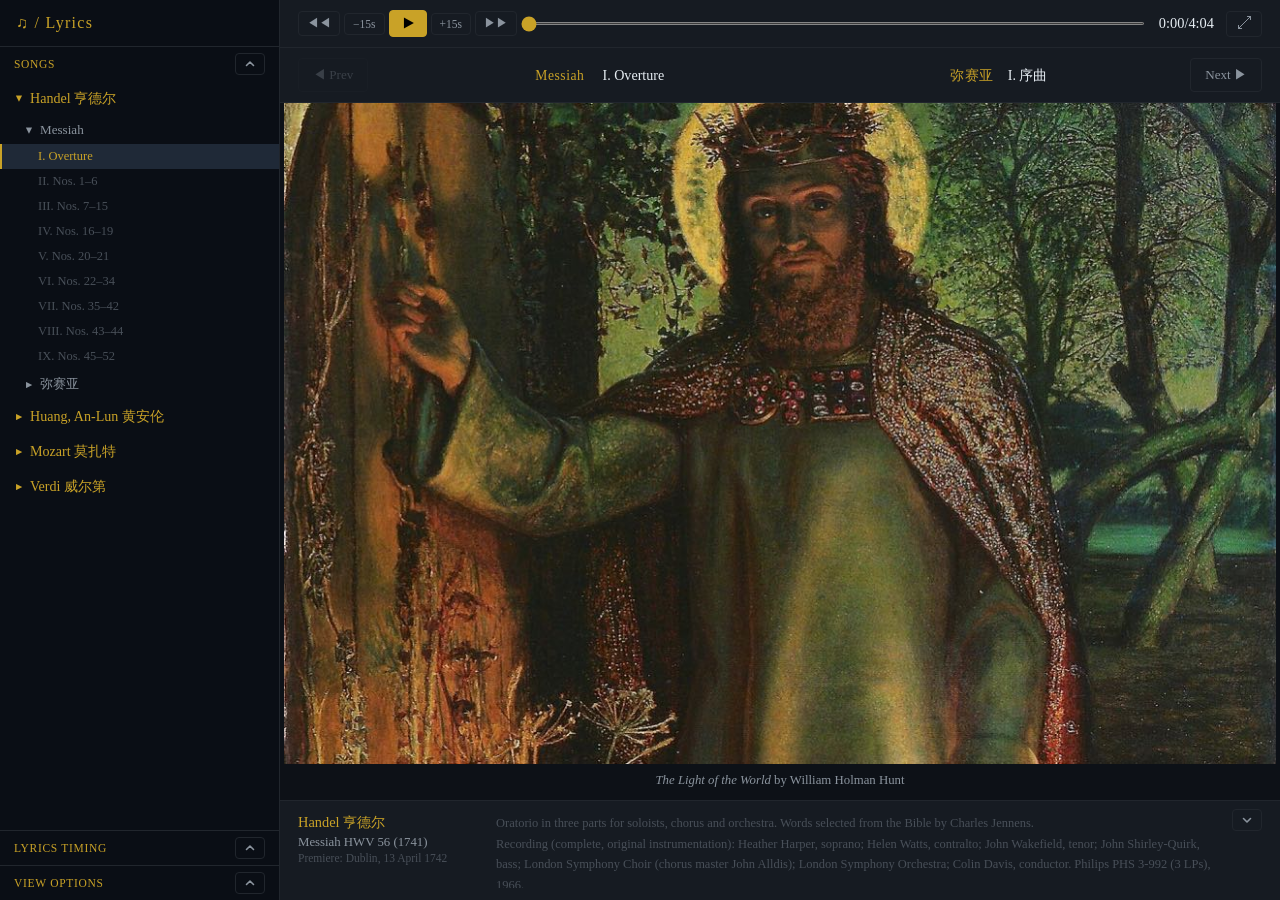
<file: index1.html>
<!DOCTYPE html>
<html lang="zh-CN">
<head>
  <meta charset="UTF-8">
  <meta name="viewport" content="width=device-width, initial-scale=1.0">
  <title>Player with Lyrics (silent)</title>
  <link rel="stylesheet" href="common.css">
</head>
<body>
<div id="app">

  <!-- ══════════════════════════════════════
       LEFT PANE — navigation tree
  ═══════════════════════════════════════ -->
  <aside id="left-pane">
    <div id="left-header">
      <h1>&#9835; / Lyrics</h1>
    </div>
    <div id="tree-panel">
      <!-- Open by default; the arrow collapses it to this title bar (see setTreePanelOpen) -->
      <div id="tree-header">
        <h2>SONGS</h2>
        <button class="ctrl-btn" id="btn-tree-toggle" aria-expanded="true" aria-controls="composer-tree"
                title="Hide songs"><svg viewBox="0 0 12 12" aria-hidden="true"><path d="M2.5 7.5 6 4l3.5 3.5"/></svg></button>
      </div>
      <div id="composer-tree"></div>
    </div>
    <div id="timing-panel" class="collapsed">
      <div id="timing-header">
        <h2>LYRICS TIMING</h2>
        <button class="ctrl-btn" id="btn-timing-toggle" aria-expanded="false" aria-controls="timing-body"
                title="Show lyrics timing"><svg viewBox="0 0 12 12" aria-hidden="true"><path d="M2.5 7.5 6 4l3.5 3.5"/></svg></button>
      </div>
      <div id="timing-body">
        <div id="timing-status"></div>
        <div id="timing-buttons">
          <button class="ctrl-btn" id="btn-record"       aria-pressed="false"
                  title="Record: while the audio plays, each line you advance to in manual mode gets the current audio time">&#9679; Rec</button>
          <button class="ctrl-btn" id="btn-timing-save"  title="Save this movement's timing to a .timing.js file (put it next to the MP3)">Save</button>
          <button class="ctrl-btn" id="btn-timing-load"  title="Load .timing.js (or older .timing.json) file(s)">Load</button>
          <button class="ctrl-btn" id="btn-timing-clear" title="Discard the timing recorded in this browser for this movement">Clear</button>
          <button class="ctrl-btn" id="btn-timing-clear-all" title="Discard the timing recorded in this browser for every movement">Clear all</button>
          <button class="ctrl-btn" id="btn-timing-export"
                  title="Write every timing kept in this browser next to its MP3 as .timing.js. Pick the app folder (the one with index.html) or the MP3 folder.">Export to MP3 folders</button>
        </div>
        <!-- Row 1: selected line's number, audio time elapsed. Row 2: its first characters, its start time (seconds),
             or a hint when no line is selected -->
        <div id="timing-line-time" title="Selected lyric line" hidden>
          <span id="line-number"></span><span id="line-elapse" title="Audio time elapsed"></span>
          <span id="line-text"></span><span id="line-start" title="Start time of the line"></span>
          <span id="line-hint" hidden>(No line selected)</span>
        </div>
        <input type="file" id="timing-file-input" accept=".js,.json" multiple hidden>
      </div>
    </div>
    <div id="view-panel" class="collapsed">
      <!-- Collapsed to this title bar by default; the arrow opens it (see setViewPanelOpen) -->
      <div id="view-header">
        <h2>VIEW OPTIONS</h2>
        <button class="ctrl-btn" id="btn-view-toggle" aria-expanded="false" aria-controls="view-body"
                title="Show view options"><svg viewBox="0 0 12 12" aria-hidden="true"><path d="M2.5 7.5 6 4l3.5 3.5"/></svg></button>
      </div>
      <div id="view-body">
        <div id="mode-toggle" role="group" aria-label="Lyrics highlight mode">
          <span id="mode-toggle-label">Lyrics:</span>
          <button class="ctrl-btn" data-mode="auto"   title="Highlight follows audio playback">Auto</button>
          <button class="ctrl-btn" data-mode="manual" title="Operator advances lyrics: &darr; / &rarr; next, &uarr; / &larr; back">Manual</button>
        </div>
        <div id="lyrics-shown" role="group" aria-label="Lyrics shown"
             title="Which lyrics and titles to show; at least one must be checked">
          <span id="lyrics-shown-label">Show:</span>
          <label title="Original"><input type="checkbox" value="original"    checked> Orig</label>
          <label title="Translation"><input type="checkbox" value="translation" checked> Transltn</label>
        </div>
        <div id="audio-options" role="group" aria-label="Font size">
          <span id="audio-options-label">Font:</span>
          <!-- Always silent: the box is checked, disabled and hidden, so app.js keeps the audio silent (see MUTE) -->
          <label hidden><input type="checkbox" id="chk-mute" checked disabled> Mute</label>
          <span id="font-size-ctl" title="Lyrics font size">
            <button class="ctrl-btn" id="btn-font-down" aria-label="Smaller lyrics">A&minus;</button>
            <span id="font-size-value" title="Click to reset">80%</span>
            <button class="ctrl-btn" id="btn-font-up" aria-label="Larger lyrics">A+</button>
          </span>
        </div>
        <!-- Behind the lyrics panel: the plain page color, graphics or a picture (see BACKGROUND in app.js) -->
        <div id="background-toggle" role="group" aria-label="Lyrics background">
          <span id="background-toggle-label" title="Background">BG:</span>
          <button class="ctrl-btn" data-bg="none"     title="Plain background">None</button>
          <button class="ctrl-btn" data-bg="graphics" title="Soft colored lights, drifting while the music plays">Graphics</button>
          <button class="ctrl-btn" data-bg="image"    title="The movement's picture, dimmed and blurred">Image</button>
        </div>
        <!-- Which version of the pictures Image mode shows, for a movement that has two (see PICTURE VERSIONS in
             app.js); shown only then -->
        <div id="pictures-toggle" role="group" aria-label="Image set" hidden>
          <span id="pictures-toggle-label">Image set:</span>
          <button class="ctrl-btn" data-pictures="1">1</button>
          <button class="ctrl-btn" data-pictures="2">2</button>
        </div>
      </div>
    </div>
  </aside>

  <!-- ══════════════════════════════════════
       RIGHT PANE
  ═══════════════════════════════════════ -->
  <main id="right-pane">

    <!-- Playback control section -->
    <div id="playback-controls">
      <!-- &#xFE0E; after each triangle: draw it as text, as a computer does, not as an emoji (iPhone). The play / pause
           icon is an SVG (see showPlaying in app.js), so it looks the same whatever fonts the device has -->
      <button class="ctrl-btn" id="btn-rewind-start" title="Rewind to beginning">&#9664;&#xFE0E;&#9664;&#xFE0E;</button>
      <button class="ctrl-btn" id="btn-rewind-15"    title="Rewind 15 seconds">&#8722;15s</button>
      <button class="ctrl-btn" id="btn-play-pause"   title="Play / Pause"
              aria-label="Play / Pause"><svg viewBox="0 0 12 12" aria-hidden="true"><path d="M2.5 1.25 11 6l-8.5 4.75z"/></svg></button>
      <button class="ctrl-btn" id="btn-ff-15"        title="Fast forward 15 seconds">+15s</button>
      <button class="ctrl-btn" id="btn-ff-end"       title="Fast forward to end">&#9654;&#xFE0E;&#9654;&#xFE0E;</button>
      <input  type="range"     id="progress-bar" min="0" max="10000" value="0" step="1">
      <!-- The time and Max stay together: on a phone they wrap to their own row as one -->
      <div id="time-max">
        <span   id="time-display">0:00/0:00</span>
        <button class="ctrl-btn" id="btn-maximize" title="Maximize lyrics panel (Esc to restore)"
                aria-label="Maximize lyrics panel">&#x2922;</button>
      </div>
    </div>

    <!-- Song navigation section (Prev / Next + now playing) -->
    <div id="song-nav">
      <button class="ctrl-btn" id="btn-prev">&#9664; Prev</button>
      <div id="now-playing">
        <span id="np-original"><span id="np-label"></span>
          <span id="np-title">Select a movement to begin</span></span>
        <span id="np-translation" hidden><span id="np-label-translation"></span><span id="np-title-translation"></span></span>
      </div>
      <button class="ctrl-btn" id="btn-next">Next &#9654;</button>
      <button class="ctrl-btn" id="btn-play-pause-max" title="Play / Pause (Space)"
              aria-label="Play / Pause" hidden><svg viewBox="0 0 12 12" aria-hidden="true"><path d="M2.5 1.25 11 6l-8.5 4.75z"/></svg></button>
      <button class="ctrl-btn" id="btn-restore" title="Back to the normal layout (Esc)"
              aria-label="Back to the normal layout" hidden><svg viewBox="0 0 12 12"
              aria-hidden="true"><path d="M11 1 7 5M7 2.5V5h2.5M1 11l4-4M2.5 7H5v2.5"/></svg></button>
    </div>

    <!-- Song playing section -->
    <div id="song-display">
      <!-- Background behind the lyrics (see BACKGROUND in app.js): graphics, or a picture that falls back to them -->
      <div id="lyrics-bg" aria-hidden="true">
        <div class="bg-graphics"><span></span><span></span><span></span></div>
        <img class="bg-image" alt="">
      </div>
      <!-- Thumbnail overlay: visible before playback, click to play. It covers exactly the lyrics panel(s) below it,
           and the picture uses its full width (both columns while the lyrics are bilingual) -->
      <div id="thumbnail-overlay" class="hidden">
        <img id="thumbnail-img" src="" alt="">
        <!-- The picture's title and painter (see PICTURE CAPTION in app.js), below it -->
        <div id="picture-caption" hidden></div>
      </div>
      <div id="manual-hint" hidden><span id="rec-indicator" hidden>&#9679; REC</span>&darr;&rarr; next &nbsp; &uarr;&larr; back &nbsp; (swipe: up = next, down = back)</div>
      <div id="lyrics-container">
        <div id="lyrics-inner">
          <div class="lyrics-spacer"></div>
          <p class="no-song-msg">Select a movement from the left panel to begin.</p>
          <div class="lyrics-spacer"></div>
        </div>
      </div>
    </div>

    <!-- Info pane: open by default; the arrow collapses it to its INFO title bar (see setInfoPaneOpen) -->
    <div id="info-pane">
      <div id="info-header">
        <h2>INFO</h2>
        <button class="ctrl-btn" id="btn-info-toggle" aria-expanded="true" aria-controls="info-body"
                title="Hide info"><svg viewBox="0 0 12 12" aria-hidden="true"><path d="M2.5 7.5 6 4l3.5 3.5"/></svg></button>
      </div>
      <div id="info-body">
        <div id="info-left">
          <div id="info-composer">&#8212;</div>
          <div id="info-work"></div>
          <div id="info-dates"></div>
        </div>
        <div id="info-description">Select a song to see composer and work details.</div>
      </div>
    </div>

  </main>
</div>

<audio id="audio" preload="metadata"></audio>

<script src="app.js"></script>
</body>
</html>
</file>
<file: common.css>
/* ============================================================
   CSS CUSTOM PROPERTIES (configuration via URL params)
   URL params: ?above-color=%23aaa&above-bg=transparent
               &below-color=%23aaa&below-bg=transparent
============================================================ */
:root {
  --lyrics-above-color: #7f94b0;
  --lyrics-above-bg: transparent;
  --lyrics-below-color: #9fb4d0;
  --lyrics-below-bg: transparent;
  --lyrics-current-color: #ffffff;
  --lyrics-current-bg: rgba(201, 162, 39, 0.12);
  --lyrics-current-border: #c9a227;
  --lyrics-chinese-width: 45%;   /* bilingual lyrics: the Chinese column (default; drag the divider to change) */
  --lyrics-original-width: var(--lyrics-chinese-width);  /* the left column (see "Bilingual lyrics" below) */
  --bg-dim: 0.7;    /* lyrics background: how much of it the page color covers, 0 to 0.95 (URL: bg-dim, percent) */
  --bg-blur: 4px;   /* lyrics background: blur of the picture (URL: bg-blur, px) */

  --bg-primary:   #0d1117;
  --bg-secondary: #161b22;
  --bg-nav:       #0a0e15;
  --accent:       #c9a227;
  --accent-light: #e8c547;
  --text-primary:   #e6edf3;
  --text-secondary: #8b949e;
  --text-muted:     #484f58;
  --border:         #21262d;
  --nav-hover:      #1c2128;
  --nav-active:     #1f2937;
}

* { box-sizing: border-box; margin: 0; padding: 0; }

/* Mobile browsers (iOS Safari especially) enlarge text when the phone is turned to landscape: keep it as styled */
html { -webkit-text-size-adjust: 100%; text-size-adjust: 100%; }

body {
  font-family: 'Georgia', 'Noto Serif SC', serif;
  background: var(--bg-primary);
  color: var(--text-primary);
  height: 100vh;
  height: 100dvh;
  overflow: hidden;
}

/* ============ APP GRID ============ */
#app {
  display: grid;
  grid-template-columns: 280px 1fr;
  /* The visible height, as the body's: on a phone 100vh is the height with the browser's toolbars hidden, so with
     them shown the bottom of the app would be under them, and the lyrics centered lower than their visible middle */
  height: 100vh;
  height: 100dvh;
}

/* ============ LEFT PANE ============ */
#left-pane {
  background: var(--bg-nav);
  border-right: 1px solid var(--border);
  display: flex;
  flex-direction: column;
  overflow: hidden;
}

#left-header {
  padding: 14px 16px;
  border-bottom: 1px solid var(--border);
  flex-shrink: 0;
}

#left-header h1 {
  font-size: 1rem;
  color: var(--accent);
  font-weight: normal;
  letter-spacing: 0.08em;
}

/* ─── Songs panel: the tree under a title bar with an arrow; open by default ─── */
/* It keeps the pane's free height even when collapsed, so the panels under it stay docked at the bottom (not on a
   mobile device, where the timing panel is hidden: see below) */
#tree-panel {
  flex: 1;
  min-height: 0;
  display: flex;
  flex-direction: column;
}

#tree-header {
  display: flex;
  align-items: center;
  justify-content: space-between;
  padding: 6px 14px;
  flex-shrink: 0;
}

#tree-panel h2 {
  font-size: 0.72rem;
  font-weight: normal;
  color: var(--accent);
  letter-spacing: 0.06em;
}

/* The tree opens downward, under the title: the arrow points down while collapsed, up while open */
#tree-panel.collapsed #btn-tree-toggle { transform: rotate(180deg); }
#tree-panel.collapsed #composer-tree { display: none; }

#composer-tree {
  flex: 1;
  overflow-y: auto;
  padding: 0 0 6px;
}

/* Tree nodes */
.tree-composer-header,
.tree-work-header {
  display: flex;
  align-items: center;
  gap: 6px;
  cursor: pointer;
  user-select: none;
  transition: background 0.15s;
}

.tree-composer-header {
  padding: 8px 14px;
  font-size: 0.88rem;
  color: var(--accent);
}

.tree-composer-header:hover { background: var(--nav-hover); }

.tree-work-header {
  padding: 6px 14px 6px 24px;
  font-size: 0.82rem;
  color: var(--text-secondary);
}

.tree-work-header:hover {
  background: var(--nav-hover);
  color: var(--text-primary);
}

/* The selected work (see SELECT WORK in app.js), highlighted like the selected movement */
.tree-work-header.active {
  background: var(--nav-active);
  color: var(--accent);
  border-left: 2px solid var(--accent);
  padding-left: 22px;
}

/* The selected artist (see SELECT ARTIST in app.js), highlighted the same way */
.tree-composer-header.active {
  background: var(--nav-active);
  border-left: 2px solid var(--accent);
  padding-left: 12px;
}

.tree-toggle {
  font-size: 0.65rem;
  display: inline-block;
  width: 10px;
  transition: transform 0.2s;
  flex-shrink: 0;
}

.tree-works, .tree-movements {
  display: none;
}

.tree-composer.open > .tree-works { display: block; }
.tree-work.open > .tree-movements { display: block; }
.tree-composer.open > .tree-composer-header .tree-toggle { transform: rotate(90deg); }
.tree-work.open > .tree-work-header .tree-toggle { transform: rotate(90deg); }

.tree-movement {
  display: flex;
  align-items: baseline;
  gap: 6px;
  padding: 5px 14px 5px 38px;
  font-size: 0.78rem;
  color: var(--text-muted);
  cursor: pointer;
  transition: background 0.15s, color 0.15s;
}

.tree-movement:hover {
  background: var(--nav-hover);
  color: var(--text-secondary);
}

.tree-movement.active {
  background: var(--nav-active);
  color: var(--accent);
  border-left: 2px solid var(--accent);
  padding-left: 36px;
}

/* ─── Lyrics timing recorder (bottom of left pane) ─── */
#timing-panel {
  flex-shrink: 0;
  border-top: 1px solid var(--border);
  padding: 10px 14px 12px;
}

#timing-header {
  display: flex;
  align-items: center;
  justify-content: space-between;
  margin-bottom: 4px;
}

#timing-panel h2 {
  font-size: 0.72rem;
  font-weight: normal;
  color: var(--accent);
  letter-spacing: 0.06em;
}

/* Up arrow; turned to point down while the panel is open. The Songs panel's arrow (above), the View Options panel's
   (below) and the info pane's (at the bottom of the right pane) look the same */
#btn-timing-toggle,
#btn-tree-toggle,
#btn-view-toggle,
#btn-info-toggle {
  margin-left: auto;
  display: flex;
  padding: 4px 8px;
}
#btn-timing-toggle svg,
#btn-tree-toggle svg,
#btn-view-toggle svg,
#btn-info-toggle svg {
  width: 12px;
  height: 12px;
  fill: none;
  stroke: currentColor;
  stroke-width: 1.6;
  stroke-linecap: round;
  stroke-linejoin: round;
}
#timing-panel:not(.collapsed) #btn-timing-toggle { transform: rotate(180deg); }

/* Collapsed (the default): only the title and the arrow show */
#timing-panel.collapsed { padding: 6px 14px; }
#timing-panel.collapsed #timing-header { margin-bottom: 0; }
#timing-panel.collapsed #timing-body { display: none; }

/* The lyrics timing recorder is for a computer: never shown on a mobile device (a phone in portrait or landscape, a
   tablet: a touch screen without a mouse), nor in a window as narrow as a phone's. With nothing to keep docked at the
   bottom, the collapsed Songs panel shrinks to its title bar, so the View Options panel moves up under it */
@media (max-width: 700px), (pointer: coarse) and (hover: none) {
  #timing-panel { display: none; }
  #tree-panel.collapsed { flex: none; }
}

#timing-status {
  font-size: 0.72rem;
  color: var(--text-secondary);
  line-height: 1.5;
  white-space: pre-line;
  min-height: 4.5em;  /* 3 lines: no layout shift when the recording hint appears */
  margin-bottom: 8px;
}

#timing-buttons {
  display: grid;
  grid-template-columns: repeat(4, 1fr);
  gap: 4px;
}

#timing-buttons .ctrl-btn { padding: 5px 4px; font-size: 0.74rem; }
#timing-buttons #btn-timing-export { grid-column: 2 / -1; }

/* Selected lyric line, under the buttons: two rows of two columns
   (line number, elapsed time / first characters, start time) */
#timing-line-time {
  display: grid;
  grid-template-columns: auto auto;
  justify-content: start;
  align-items: center;
  gap: 4px 12px;
  margin-top: 8px;
  font-size: 0.72rem;
  color: var(--text-secondary);
  font-variant-numeric: tabular-nums;
}
#timing-line-time[hidden] { display: none; }

/* Shown instead of the first characters and start time while no line is selected */
#line-hint {
  grid-column: 1 / -1;
  font-style: italic;
}

/* The line's first characters: highlighted so the line is easy to spot by eye */
#line-text {
  justify-self: start;
  background: var(--accent);
  color: var(--bg-primary);
  font-weight: 600;
  padding: 1px 6px;
  border-radius: 3px;
}

#btn-record.recording,
#btn-record.recording:hover {
  background: #b3261e;
  border-color: #b3261e;
  color: #fff;
}

#rec-indicator { color: #ff5c52; margin-right: 8px; }

/* ─── Lyrics mode, lyrics shown, mute (bottom of left pane, under the timing panel) ─── */
#view-panel {
  flex-shrink: 0;
  border-top: 1px solid var(--border);
  padding: 8px 14px;
}

#view-body {
  display: flex;
  flex-wrap: wrap;
  align-items: center;
  justify-content: space-between;
  gap: 8px;
}

/* Title bar with an arrow (the arrow's look: see #btn-timing-toggle). Collapsed (the default): only the title and the
   arrow show. Docked at the bottom of the pane, the panel opens upward like the LYRICS TIMING panel, so the arrow
   points up while collapsed and down while open (where it opens downward instead, the reverse: see below) */
#view-header { display: flex; align-items: center; justify-content: space-between; }
#view-panel:not(.collapsed) #view-header { margin-bottom: 6px; }
#view-header h2 {
  font-size: 0.72rem;
  font-weight: normal;
  color: var(--accent);
  letter-spacing: 0.06em;
}
#view-panel:not(.collapsed) #btn-view-toggle { transform: rotate(180deg); }
#view-panel.collapsed { padding-top: 6px; padding-bottom: 6px; }
#view-panel.collapsed #view-body { display: none; }

/* The panel opens downward (the title stays, the options push what is below them down) in the smartphone layout, and
   on a mobile device while the SONGS panel is collapsed (with no timing panel to keep it docked at the bottom, it
   moves up under the SONGS title bar): the arrow points down while collapsed and up while open, like the SONGS arrow */
@media (max-width: 700px) {
  #view-panel.collapsed #btn-view-toggle { transform: rotate(180deg); }
  #view-panel:not(.collapsed) #btn-view-toggle { transform: none; }
}
@media (pointer: coarse) and (hover: none) {
  #tree-panel.collapsed ~ #view-panel.collapsed #btn-view-toggle { transform: rotate(180deg); }
  #tree-panel.collapsed ~ #view-panel:not(.collapsed) #btn-view-toggle { transform: none; }
}

#view-body .ctrl-btn { padding: 5px 8px; font-size: 0.76rem; }

/* Original / Translation check boxes, and the Mute check box: a row each */
#lyrics-shown,
#audio-options {
  flex-basis: 100%;
  display: flex;
  align-items: center;
  gap: 12px;
  font-size: 0.76rem;
  color: var(--text-secondary);
}

#lyrics-shown-label,
#audio-options-label {
  min-width: 3.1em;  /* the wider one ("Audio:"), so the two rows' boxes line up */
  font-size: 0.72rem;
  color: var(--text-muted);
  margin-right: -6px;
}

#lyrics-shown label,
#audio-options label {
  display: flex;
  align-items: center;
  gap: 4px;
  cursor: pointer;
}

/* index1.html hides the Mute box (display: flex above would override the hidden attribute) */
#audio-options label[hidden] { display: none; }

/* index.html titles the row Audio: (Mute and the font size), or Font: where the Mute box is hidden (below) */
#audio-options-label .label-font { display: none; }

/* A mobile device (a touch screen without a mouse) has its own volume buttons: no Mute box there, so the row holds only
   the font size and is titled Font:, as on index1.html. app.js keeps the audio unmuted there (see MUTE) */
@media (pointer: coarse) and (hover: none) {
  #audio-options label:has(#chk-mute) { display: none; }
  #audio-options-label .label-audio { display: none; }
  #audio-options-label .label-font { display: inline; }
}

#lyrics-shown input,
#audio-options input { accent-color: var(--accent); cursor: pointer; }

/* The last checked box can't be unchecked */
#lyrics-shown label:has(input:disabled) { cursor: default; }
#lyrics-shown input:disabled { cursor: default; }

/* ============ RIGHT PANE ============ */
#right-pane {
  display: grid;
  grid-template-rows: auto auto 1fr auto;  /* the info pane: 100px, or its title bar while collapsed */
  overflow: hidden;
}

/* ─── Song navigation (Prev / Next + now playing) ─── */
#song-nav {
  display: flex;
  align-items: center;
  justify-content: space-between;
  padding: 10px 18px;
  background: var(--bg-secondary);
  border-bottom: 1px solid var(--border);
  gap: 12px;
  flex-shrink: 0;
}

#now-playing {
  flex: 1;
  text-align: center;
  min-width: 0;
  white-space: nowrap;
  overflow: hidden;
  text-overflow: ellipsis;
}

/* The work titles (empty, so not shown, on a phone in portrait: see compactNowPlaying in app.js) */
#np-label, #np-label-translation {
  font-size: 0.85rem;
  color: var(--accent);
  letter-spacing: 0.04em;
}

#np-title, #np-title-translation {
  font-size: 0.95rem;
  color: var(--text-primary);
}

/* With the work titles shown, the movement titles a little smaller (shown alone, they keep the size above) */
#now-playing:has(#np-label:not(:empty)) :is(#np-title, #np-title-translation) { font-size: 0.88rem; }

/* Space between work name and movement title (none while no song is selected) */
#np-label:not(:empty) + #np-title,
#np-label-translation:not(:empty) + #np-title-translation:not(:empty) { margin-left: 1em; }

/* "work translation  movement translation" after the original titles, no parentheses */
#np-translation {
  margin-left: 2em;
  font-size: 0.95rem;
  color: var(--text-secondary);
}

/* While the lyrics panel shows two columns, the titles split the same way: the original
   titles centered over the original lyrics, the translations over the translations
   (same --lyrics-original-width, so dragging the divider moves both) */
#right-pane:has(#lyrics-inner.bilingual) #now-playing {
  display: grid;
  grid-template-columns: var(--lyrics-original-width) 1fr;
  align-items: baseline;
}

#right-pane:has(#lyrics-inner.bilingual) #now-playing > * {
  min-width: 0;
  padding: 0 12px;
  overflow: hidden;
  text-overflow: ellipsis;
}

#right-pane:has(#lyrics-inner.bilingual) #np-translation { margin-left: 0; }

/* A mobile device (a touch screen without a mouse) or a window as narrow as a phone's (in portrait,
   compactNowPlaying in app.js shows only the movement titles there, cut short; in landscape the work titles too,
   cut with an ellipsis if they don't fit): with both titles shown, the
   original sits right after Prev and the translation right before Next, each as wide as its text (they share the
   room when both don't fit), instead of each centered in its share of the bar. A single title stays centered.
   Prev and Next are as small as the phone-sized playback buttons (see "Smartphone sizes" below), leaving the titles
   more room */
@media (max-width: 700px), (pointer: coarse) and (hover: none) {
  #song-nav { gap: 6px; }
  #song-nav #btn-prev,
  #song-nav #btn-next { padding: 3px 6px; font-size: 0.66rem; }
  #now-playing:has(> #np-translation:not([hidden])),
  #right-pane:has(#lyrics-inner.bilingual) #now-playing {
    display: grid;
    grid-template-columns: minmax(0, auto) minmax(0, auto);
    justify-content: space-between;
    column-gap: 12px;
  }
  #now-playing:has(> #np-translation:not([hidden])) > *,
  #right-pane:has(#lyrics-inner.bilingual) #now-playing > * {
    min-width: 0;
    margin: 0;
    padding: 0;
    overflow: hidden;
    text-overflow: ellipsis;
  }
  /* Bilingual lyrics but no title translation: the original title alone, centered */
  #right-pane:has(#lyrics-inner.bilingual) #now-playing:has(> #np-translation[hidden]) {
    grid-template-columns: minmax(0, auto);
    justify-content: center;
  }
}

/* ─── Song Display (lyrics area) ─── */
#song-display {
  --lyrics-side-pad: 0px;  /* the lyrics panel's side margins (none: the lyrics span the full width, as in maximized
                              mode); the thumbnail overlay keeps the same (see below) */
  overflow: hidden;
  position: relative;
  background: var(--bg-primary);
}

#lyrics-container[data-mode="manual"] { touch-action: none; }  /* swipes step the lines, see SWIPE in app.js */

/* ─── Lyrics background (see BACKGROUND in app.js) ───
   #song-display's data-bg is none, graphics or image. The background fills the song area behind the lyrics: its own
   stacking context (isolation) lets z-index -1 put it above the song area's color and below everything in it. The
   page color covers it at --bg-dim, so the lyrics stay easy to read. Image mode shows the picture once it has loaded
   (.has-image), the graphics until then and when there is none */
#song-display { isolation: isolate; }

#lyrics-bg {
  position: absolute;
  inset: 0;
  z-index: -1;
  overflow: hidden;
  pointer-events: none;
  display: none;
}
#song-display[data-bg="graphics"] #lyrics-bg,
#song-display[data-bg="image"] #lyrics-bg { display: block; }

#lyrics-bg::after {
  content: '';
  position: absolute;
  inset: 0;
  background: var(--bg-primary);
  opacity: var(--bg-dim);
  transition: opacity 0.8s ease;
}

.bg-image,
.bg-graphics { display: none; }
#song-display[data-bg="graphics"] .bg-graphics,
#song-display[data-bg="image"] #lyrics-bg:not(.has-image) .bg-graphics { display: block; }
#song-display[data-bg="image"] #lyrics-bg.has-image .bg-image { display: block; }

/* The picture covers the area; scaled up a little so the blur doesn't leave pale edges */
.bg-image {
  position: absolute;
  inset: 0;
  width: 100%;
  height: 100%;
  object-fit: cover;
  object-position: center 30%;  /* a portrait's face rather than its chest */
  filter: blur(var(--bg-blur)) saturate(0.85);
  transform: scale(1.08);
  transition: filter 0.8s ease, transform 0.8s ease;
}

/* Image mode before playback, while the thumbnail overlay is up (see "Thumbnail overlay" below): the movement's
   picture is shown as it is, sharp and not dimmed, filling the song area, with its caption over it at the bottom, on
   a dark band so it is readable over any picture; the overlay is see-through, its thumbnail and the lyrics hidden.
   When the music starts (the overlay goes) the picture blurs and dims behind the lyrics as they fade in. Without a
   picture (.has-image) the usual thumbnail overlay shows */
#song-display[data-bg="image"]:has(#lyrics-bg.has-image) #thumbnail-overlay {
  background: transparent;
  justify-content: flex-end;
  padding-bottom: 18px;
}
#song-display[data-bg="image"]:has(#lyrics-bg.has-image) #thumbnail-img { display: none; }
#song-display[data-bg="image"]:has(#lyrics-bg.has-image) #picture-caption {
  background: rgba(0,0,0,0.7);
  color: var(--text-primary);
  padding: 4px 12px;
  border-radius: 12px;
}
#lyrics-container { transition: opacity 0.6s ease; }
#song-display[data-bg="image"]:has(#lyrics-bg.has-image):has(#thumbnail-overlay:not(.hidden)) #lyrics-container {
  opacity: 0;
}
#song-display[data-bg="image"]:has(#thumbnail-overlay:not(.hidden)) #lyrics-bg::after { opacity: 0; }
#song-display[data-bg="image"]:has(#thumbnail-overlay:not(.hidden)) .bg-image { filter: none; transform: none; }

/* Graphics: three soft lights, two in the movement's hue (--bg-hue, set by app.js) and one in the accent gold,
   drifting slowly while the music plays (#song-display.playing) and still otherwise. Only transforms are animated,
   so the browser doesn't repaint them */
.bg-graphics {
  position: absolute;
  inset: 0;
  background: hsl(var(--bg-hue, 220) 45% 7%);
}

.bg-graphics span {
  position: absolute;
  width: 75%;
  height: 90%;
  border-radius: 50%;
  will-change: transform;
  animation: 31s ease-in-out infinite alternate bg-drift-1;
  animation-play-state: paused;
}
.bg-graphics span:nth-child(1) {
  left: -15%;
  top: -25%;
  background: radial-gradient(closest-side, hsl(var(--bg-hue, 220) 75% 58%), transparent);
}
.bg-graphics span:nth-child(2) {
  right: -20%;
  bottom: -30%;
  background: radial-gradient(closest-side, hsl(calc(var(--bg-hue, 220) + 50) 70% 52% / 0.9), transparent);
  animation-name: bg-drift-2;
  animation-duration: 43s;
}
.bg-graphics span:nth-child(3) {
  left: 25%;
  top: 20%;
  width: 55%;
  height: 65%;
  background: radial-gradient(closest-side, rgba(201, 162, 39, 0.55), transparent);
  animation-name: bg-drift-3;
  animation-duration: 37s;
}
#song-display.playing .bg-graphics span { animation-play-state: running; }

@keyframes bg-drift-1 { to { transform: translate(30%, 25%) scale(1.25); } }
@keyframes bg-drift-2 { to { transform: translate(-35%, -20%) scale(0.85); } }
@keyframes bg-drift-3 { to { transform: translate(-30%, 15%) rotate(40deg) scale(1.3); } }

@media (prefers-reduced-motion: reduce) {
  .bg-graphics span { animation: none; }
}

/* A shadow under the lyrics' letters keeps them clear of the background's brighter spots */
#song-display:is([data-bg="graphics"], [data-bg="image"]) :is(.lyric-line, .lyric-meta) {
  text-shadow: 0 1px 3px rgba(0, 0, 0, 0.75);
}

#lyrics-container {
  height: 100%;
  overflow-y: auto;
  scroll-behavior: smooth;
  padding: 0 var(--lyrics-side-pad);
  container-type: size;  /* its height is the cqh of the space under the lyrics (see below) */
}

#lyrics-inner {
  min-height: 100%;
  display: flex;
  flex-direction: column;
}

.lyrics-spacer {
  flex: 1;
  min-height: 40px;
}

/* Under the lyrics (the last spacer, see renderLyrics), half the panel at least, so the last lines can be centered
   too, wrapped part and all, like every other line. With only 40px there, the last line sat at the panel's bottom
   edge, where its wrapped part could be hidden (e.g. by a phone browser's toolbar over the bottom of the screen) */
.lyrics-spacer:last-child { min-height: 50cqh; }

.lyric-meta {
  font-size: 0.78rem;
  font-style: italic;
  color: var(--accent);
  opacity: 0.7;
  padding: 4px 12px;
  line-height: 1.8;
}

/* Tight spacing, large font: box height = font-size × 1.4 + 8px padding */
.lyric-line {
  padding: 4px 14px;
  border-radius: 4px;
  border-left: 3px solid transparent;
  font-size: calc(1.95rem * var(--lyrics-font-scale, 1));
  line-height: 1.4;
  white-space: pre-wrap;  /* keep a line's "\n" and spaces as written (e.g. indent after "\n") */
  cursor: pointer;
  transition: color 0.4s ease, background 0.4s ease, font-size 0.3s ease, opacity 0.4s ease, border-color 0.3s ease;
  margin: 1px 0;
}

.lyric-line.before {
  color: var(--lyrics-above-color);
  background: var(--lyrics-above-bg);
  opacity: 0.9;
}

.lyric-line.current {
  color: var(--lyrics-current-color);
  background: var(--lyrics-current-bg);
  border-left-color: var(--lyrics-current-border);
}

.lyric-line.after {
  color: var(--lyrics-below-color);
  background: var(--lyrics-below-bg);
  opacity: 0.9;
}

.lyric-line.distant {
  opacity: 0.28;
}

/* Bilingual lyrics: the panel is divided into two columns, original | translation,
   split at --lyrics-original-width (the divider can be dragged, see app.js). Each line
   is one row holding both, so they share one highlight and stay level. The cells, not
   the row, carry the side padding, so the column boundary lands on the divider. */
#lyrics-inner.bilingual { position: relative; }

/* The Chinese column is --lyrics-chinese-width wide on whichever side it is. On the left
   (the original is Chinese, or neither is) that is the left column's width, as set in
   :root. On the right (.chinese-translation, set by renderLyrics from the work's
   language / translationLanguage) the left column gets the rest. Set on #right-pane so
   the top bar titles split the same way. */
#right-pane:has(#lyrics-inner.chinese-translation) {
  --lyrics-original-width: calc(100% - var(--lyrics-chinese-width));
}

/* The divider: a wide, invisible grab area around a 1px line */
.lyrics-divider {
  position: absolute;
  top: 0;
  bottom: 0;
  left: var(--lyrics-original-width);
  width: 9px;
  margin-left: -4px;
  cursor: col-resize;
  touch-action: none;
  z-index: 1;
}

.lyrics-divider::before {
  content: '';
  position: absolute;
  top: 0;
  bottom: 0;
  left: 4px;
  border-left: 1px solid var(--border);
  transition: border-color 0.15s;
}

.lyrics-divider:hover::before,
.lyrics-divider.dragging::before { border-left-color: var(--accent); }

#lyrics-inner.bilingual .lyric-line,
#lyrics-inner.bilingual .lyric-meta {
  display: grid;
  grid-template-columns: var(--lyrics-original-width) 1fr;
  padding-left: 0;
  padding-right: 0;
}

/* Same (invisible) left border as a line, so the heading's columns line up with the lines' */
#lyrics-inner.bilingual .lyric-meta { border-left: 3px solid transparent; }

/* Small side padding: 6px at the outer edges, 4px each side of the divider (just clear of its 9px grab area) */
#lyrics-inner.bilingual .lyric-original    { padding: 0 4px 0 6px; }
#lyrics-inner.bilingual .lyric-translation { padding: 0 6px 0 4px; }

.no-song-msg {
  color: var(--text-muted);
  text-align: center;
  font-style: italic;
  font-size: 0.95rem;
  margin-top: 40px;
}

/* ─── Thumbnail overlay (shown before playback starts; a click on it plays) ───
   It is the placeholder of the lyrics panel(s): the same box as the real lyrics (the song area less
   the same side margins, --lyrics-side-pad). The picture uses the full width of that box, across both
   columns while the lyrics are bilingual, scaled to fit it whole; its caption is right below it, and the
   two are centered in the box together. */
#thumbnail-overlay {
  position: absolute;
  inset: 0 var(--lyrics-side-pad);
  display: flex;
  flex-direction: column;
  justify-content: center;
  align-items: center;
  gap: 8px;
  background: var(--bg-primary);
  z-index: 10;
  cursor: pointer;
  transition: opacity 0.6s ease;
}
/* With a caption, a little space between it and the bottom of the box */
#thumbnail-overlay:has(#picture-caption:not([hidden])) { padding-bottom: 10px; }

#thumbnail-overlay.hidden {
  opacity: 0;
  pointer-events: none;
}

/* The picture: the full width of the box, whole (scaled up too, so a smaller picture still fills the width or
   height). Its box is as tall as the picture at that width, so the caption is right below it; a taller picture
   shrinks to the height the caption leaves (its box then keeps the full width, the picture centered in it) */
#thumbnail-img {
  flex: 0 1 auto;
  width: 100%;
  height: auto;
  min-height: 0;
  object-fit: contain;
  display: block;
}

/* The picture's caption (see PICTURE CAPTION in app.js), right below it */
#picture-caption {
  flex-shrink: 0;
  max-width: min(40em, calc(100% - 32px));
  color: var(--text-secondary);
  font-size: 0.8rem;
  line-height: 1.4;
  text-align: center;
}
#picture-caption[hidden] { display: none; }
#picture-caption cite { font-style: italic; }


/* ─── Playback controls (first panel of the right pane) ─── */
#playback-controls {
  display: flex;
  align-items: center;
  gap: 4px;
  padding: 10px 18px;
  background: var(--bg-secondary);
  border-bottom: 1px solid var(--border);
  flex-shrink: 0;
}

.ctrl-btn {
  background: none;
  border: 1px solid var(--border);
  color: var(--text-secondary);
  border-radius: 4px;
  padding: 6px 10px;
  cursor: pointer;
  font-size: 0.8rem;
  transition: background 0.15s, color 0.15s, border-color 0.15s;
  white-space: nowrap;
  font-family: inherit;
}

/* The time and Max (last in the playback controls), a little apart */
#time-max { display: flex; align-items: center; gap: 12px; flex-shrink: 0; }

.ctrl-btn:hover {
  background: var(--nav-hover);
  color: var(--text-primary);
  border-color: var(--accent);
}

.ctrl-btn:disabled {
  opacity: 0.3;
  cursor: default;
  pointer-events: none;
}

#btn-play-pause,
#btn-play-pause-max {
  background: var(--accent);
  color: #000;
  border-color: var(--accent);
  font-size: 1rem;
  padding: 7px 16px;
  min-width: 44px;
}

#btn-play-pause:hover,
#btn-play-pause-max:hover {
  background: var(--accent-light);
  border-color: var(--accent-light);
  color: #000;
}

/* A touch screen keeps :hover after a tap, which would leave the button in the lighter hover color: there it keeps
   its own color, as it does on a computer once the mouse moves off */
@media (hover: none) {
  #btn-play-pause:hover,
  #btn-play-pause-max:hover {
    background: var(--accent);
    border-color: var(--accent);
  }
}

/* The play / pause icon (an SVG, see showPlaying in app.js): one size for both, so the button keeps its width */
#btn-play-pause svg,
#btn-play-pause-max svg {
  width: 1em;
  height: 1em;
  vertical-align: -0.15em;
  fill: currentColor;
}

/* The six playback buttons (Max, inside #time-max, is not a direct child): compact */
#playback-controls > .ctrl-btn { padding: 4px 8px; font-size: 0.72rem; }
#playback-controls > #btn-play-pause { padding: 4px 11px; min-width: 36px; font-size: 0.88rem; }

/* Sync: a crosshair, drawn in lines as Max's arrows, with a dot in the middle; the size of the text beside it */
#btn-sync svg,
#btn-sync-max svg {
  width: 1.2em;
  height: 1.2em;
  vertical-align: -0.25em;
  fill: none;
  stroke: currentColor;
  stroke-width: 1.4;
  stroke-linecap: round;
}
#btn-sync svg .dot,
#btn-sync-max svg .dot { fill: currentColor; stroke: none; }

/* Max: a larger icon */
#btn-maximize { padding: 3px 9px; font-size: 1rem; }

/* The progress bar takes whatever room the buttons, the time and Max leave, down to 40px. width: 0 replaces the
   range input's own width (about 129px), which would otherwise be the least the row can be: wider than the right
   pane on a phone in landscape, pushing Max out of sight */
#progress-bar {
  flex: 1 1 0;
  width: 0;
  height: 3px;
  accent-color: var(--accent);
  cursor: pointer;
  min-width: 40px;
}

/* A mobile device (a touch screen without a mouse) or a window as narrow as a phone's: a thinner bar than the
   browser's own (whose thumb is 16px across), drawn here: a 2px track and a 10px thumb, in a 12px-tall box so it is
   still easy to touch. The played part of the track is filled up to the thumb's center from --progress (0 to 1, set by
   setProgress in app.js); Firefox fills it by itself (::-moz-range-progress) */
@media (max-width: 700px), (pointer: coarse) and (hover: none) {
  #progress-bar {
    -webkit-appearance: none;
    appearance: none;
    height: 12px;
    background: transparent;
  }
  #progress-bar::-webkit-slider-runnable-track {
    height: 2px;
    border-radius: 1px;
    background: linear-gradient(to right,
      var(--accent) calc(5px + (100% - 10px) * var(--progress, 0)), var(--text-muted) 0);
  }
  #progress-bar::-webkit-slider-thumb {
    -webkit-appearance: none;
    appearance: none;
    width: 10px;
    height: 10px;
    margin-top: -4px;  /* centered on the track: (2px - 10px) / 2 */
    border: none;
    border-radius: 50%;
    background: var(--accent);
  }
  #progress-bar::-moz-range-track { height: 2px; border-radius: 1px; background: var(--text-muted); }
  #progress-bar::-moz-range-progress { height: 2px; border-radius: 1px; background: var(--accent); }
  #progress-bar::-moz-range-thumb {
    width: 10px;
    height: 10px;
    border: none;
    border-radius: 50%;
    background: var(--accent);
  }
}

/* The time: bright, in the page's font (Courier New's thin strokes were hard to read); digits of equal width, so
   the text doesn't shift as the time changes */
#time-display {
  font-size: 0.9rem;
  color: var(--text-primary);
  font-variant-numeric: tabular-nums;
  white-space: nowrap;
  min-width: 9ch;
  text-align: right;
}

/* ─── Lyrics highlight mode toggle, and the background toggle (a row of its own, the last of the View Options) ─── */
#mode-toggle,
#background-toggle,
#pictures-toggle {
  display: flex;
  align-items: center;
  gap: 4px;
  flex-shrink: 0;
}

#background-toggle,
#pictures-toggle { flex-basis: 100%; }
#pictures-toggle[hidden] { display: none; }  /* display: flex above would override the hidden attribute */

#mode-toggle-label,
#background-toggle-label,
#pictures-toggle-label {
  font-size: 0.72rem;
  color: var(--text-muted);
  margin-right: 2px;
}

/* Pressed state for toggle buttons (highlight mode) */
.ctrl-btn.active {
  background: var(--nav-active);
  color: var(--text-primary);
  border-color: var(--text-muted);
}

#manual-hint {
  position: absolute;
  right: 14px;
  bottom: 10px;
  font-size: 0.72rem;
  color: var(--text-secondary);
  background: rgba(0,0,0,0.45);
  padding: 3px 10px;
  border-radius: 12px;
  pointer-events: none;
  z-index: 5;
}

/* ─── Info Pane: open by default; its arrow collapses it to an INFO title bar, giving the lyrics the room ─── */
#info-pane {
  display: flex;
  align-items: flex-start;
  gap: 18px;
  height: 100px;
  padding: 12px 18px;
  background: var(--bg-secondary);
  border-top: 1px solid var(--border);
  overflow: hidden;
}

/* Open: the details fill the pane and scroll when long; the arrow (alone: the title shows only while collapsed) is at
   the top right, where it stays when the pane is collapsed */
#info-body {
  flex: 1;
  min-width: 0;
  align-self: stretch;
  display: flex;
  align-items: flex-start;
  gap: 18px;
  overflow-y: auto;
}

#info-header {
  order: 1;
  flex-shrink: 0;
  display: flex;
  align-items: center;
  margin-top: -4px;  /* the arrow's padding: its top lines up with the first line of the details */
}

#info-header h2 {
  display: none;
  font-size: 0.72rem;
  font-weight: normal;
  color: var(--accent);
  letter-spacing: 0.06em;
}

/* Docked at the bottom, the pane opens upward, as the LYRICS TIMING panel: the arrow points up while collapsed, down
   while open */
#info-pane:not(.collapsed) #btn-info-toggle { transform: rotate(180deg); }

/* Collapsed: only the title and the arrow show */
#info-pane.collapsed { height: auto; padding-top: 6px; padding-bottom: 6px; }
#info-pane.collapsed #info-body { display: none; }
#info-pane.collapsed #info-header { flex: 1; margin-top: 0; }
#info-pane.collapsed #info-header h2 { display: block; }

#info-left {
  flex-shrink: 0;
  min-width: 180px;
}

#info-composer {
  font-size: 0.9rem;
  color: var(--accent);
  margin-bottom: 3px;
}

#info-work {
  font-size: 0.8rem;
  color: var(--text-secondary);
  margin-bottom: 2px;
}

#info-dates {
  font-size: 0.72rem;
  color: var(--text-muted);
}

#info-description {
  font-size: 0.78rem;
  color: var(--text-muted);
  line-height: 1.65;
  white-space: pre-line;
  flex: 1;
}

/* ─── Maximized lyrics panel: hide nav, playback controls + info pane, enlarge lyrics ─── */
#app.lyrics-maximized { grid-template-columns: 1fr; }
#app.lyrics-maximized #left-pane,
#app.lyrics-maximized #playback-controls,
#app.lyrics-maximized #info-pane,
#app.lyrics-maximized #song-nav > :not(#now-playing):not(#btn-play-pause-max):not(#btn-sync-max):not(#btn-restore) {
  display: none;
}
/* Maximized, the top bar has its own play / pause, Sync and restore buttons (the playback controls are hidden) */
#app.lyrics-maximized #btn-play-pause-max,
#app.lyrics-maximized #btn-sync-max,
#app.lyrics-maximized #btn-restore { display: inline-block; }
/* The maximize and restore buttons' icons (no labels): two arrows pointing out to the corners (maximize), and the
   reverse, two arrows pointing in to the middle (restore). Sized in rem, not em, so both are the same size although
   the buttons' font sizes differ */
#btn-maximize svg,
#btn-restore svg {
  width: 0.9rem;
  height: 0.9rem;
  vertical-align: -0.1em;
  fill: none;
  stroke: currentColor;
  stroke-width: 1.6;
  stroke-linecap: round;
  stroke-linejoin: round;
}
#app.lyrics-maximized #right-pane { grid-template-rows: auto 1fr; }
#app.lyrics-maximized .lyric-meta { font-size: 1rem; }
#app.lyrics-maximized .lyric-line { font-size: calc(2.7rem * var(--lyrics-font-scale, 1)); }

/* Scrollbar */
::-webkit-scrollbar { width: 5px; }
::-webkit-scrollbar-track { background: transparent; }
::-webkit-scrollbar-thumb { background: var(--text-muted); border-radius: 3px; }

/* Song navigation buttons */
#song-nav .ctrl-btn { padding: 7px 14px; font-size: 0.82rem; }

/* ─── Smartphone layout: playback controls on top, then navigation, then the rest of the player ─── */
@media (max-width: 700px) {
  /* The right pane's panels are rows of the app grid themselves (display: contents), so the playback controls can go
     on top, above the navigation pane. The navigation pane is as tall as its content, up to 64% (then it scrolls);
     the lyrics get the rest, so collapsing the tree moves the song navigation and lyrics up with the View Options
     panel. Maximized, only the song navigation and the lyrics are shown */
  #app { grid-template-columns: 1fr; grid-template-rows: auto fit-content(64%) auto minmax(0, 1fr) auto; }
  #app.lyrics-maximized { grid-template-rows: auto minmax(0, 1fr); }
  #right-pane { display: contents; }
  #playback-controls { order: -1; }
  #left-pane { border-right: none; border-bottom: 1px solid var(--border); overflow-y: auto; }
  #left-header { display: none; }
  #tree-panel { flex: none; }
  #composer-tree { flex: none; overflow: visible; }
  /* The pane scrolls as a whole here: the Songs title bar stays at its top, so the tree can always be collapsed */
  #tree-header { position: sticky; top: 0; background: var(--bg-nav); z-index: 2; }
  #view-panel { position: sticky; bottom: 0; background: var(--bg-nav); z-index: 2; }

  #song-nav { padding: 6px 8px; gap: 6px; }
  #song-nav .ctrl-btn { padding: 7px 10px; }
  /* The time and Max at the right end of their row (if they don't fit after the buttons, a row of their own); the
     progress bar always on a row of its own below them (the sizes and spaces: see the next section). The bar's
     12px box reaches into the 6px padding below it; its 1px top margin plus the 3px gap above it leave a little
     space between the buttons and the bar. (Maximized, the playback controls are hidden, so this is the normal
     lyrics mode only) */
  #playback-controls { flex-wrap: wrap; justify-content: center; }
  #progress-bar { flex: 1 1 100%; order: 1; margin: 1px 0 -6px; }
  #time-max { flex: 1 0 auto; justify-content: flex-end; }
  #info-pane { height: auto; max-height: 64px; padding: 6px 10px; gap: 10px; }
  #info-body { gap: 10px; }
}

/* ─── Smartphone sizes: in portrait (the layout above) and also in landscape, where the phone is wider than 700px
   and gets the two-pane layout, so turning the phone doesn't make the right side's text, the playback buttons and
   the spaces between them larger (which could push Max out of sight) ─── */
@media (max-width: 700px), (orientation: landscape) and (max-height: 500px) and (pointer: coarse) {
  /* The six playback buttons keep the desktop's size and look (they fit: the progress bar has a row of its own in
     portrait, and in landscape it shrinks to leave them, the time and Max room); a little less space between them
     and around the row */
  #playback-controls { padding: 6px 4px 6px 8px; gap: 3px; }
  #btn-maximize { padding: 2px 7px; font-size: 0.9rem; }
  #time-max { gap: 8px; }
  #time-display { min-width: 0; font-size: 0.85rem; }
  #info-pane { font-size: 0.85em; }

  /* Lyric lines at half the size of a wider window, maximized or not (A− / A+ still scale them) */
  .lyric-line { font-size: calc(0.975rem * var(--lyrics-font-scale, 1)); }
  #app.lyrics-maximized .lyric-line { font-size: calc(1.35rem * var(--lyrics-font-scale, 1)); }
}

/* A narrow phone (e.g. 360px): the playback buttons 4px narrower each, so the time and Max still fit on their row
   with the six buttons (24px; with the desktop's padding they would go to a row of their own below 375px) */
@media (max-width: 380px) {
  #playback-controls > .ctrl-btn { padding-left: 6px; padding-right: 6px; }
  #playback-controls > #btn-play-pause { padding-left: 9px; padding-right: 9px; }
}

/* Lyrics font size adjuster (next to the Mute box) */
#font-size-ctl { display: inline-flex; align-items: center; gap: 4px; margin-left: 6px; }
#font-size-ctl .ctrl-btn { padding: 1px 7px; font-size: 0.76rem; }
#font-size-value { min-width: 3em; text-align: center; font-size: 0.72rem; color: var(--text-secondary); }
</file>
